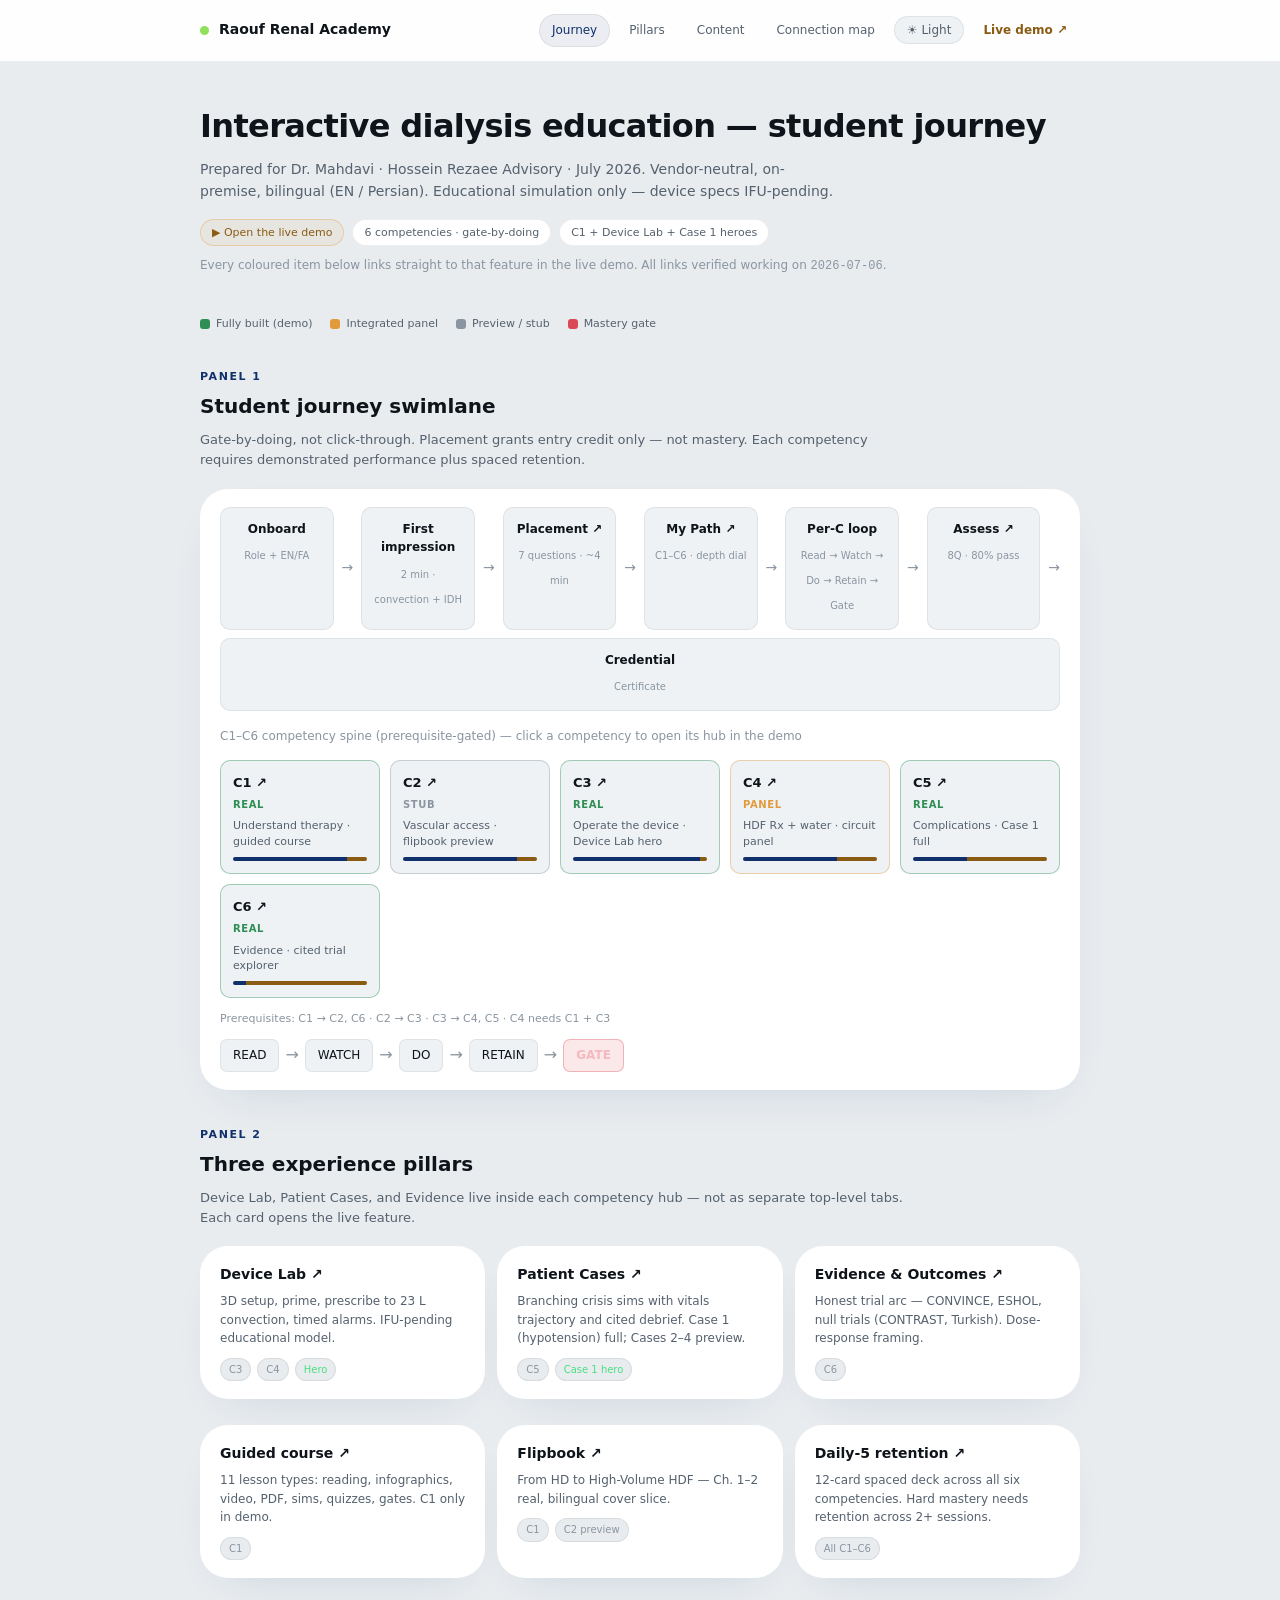
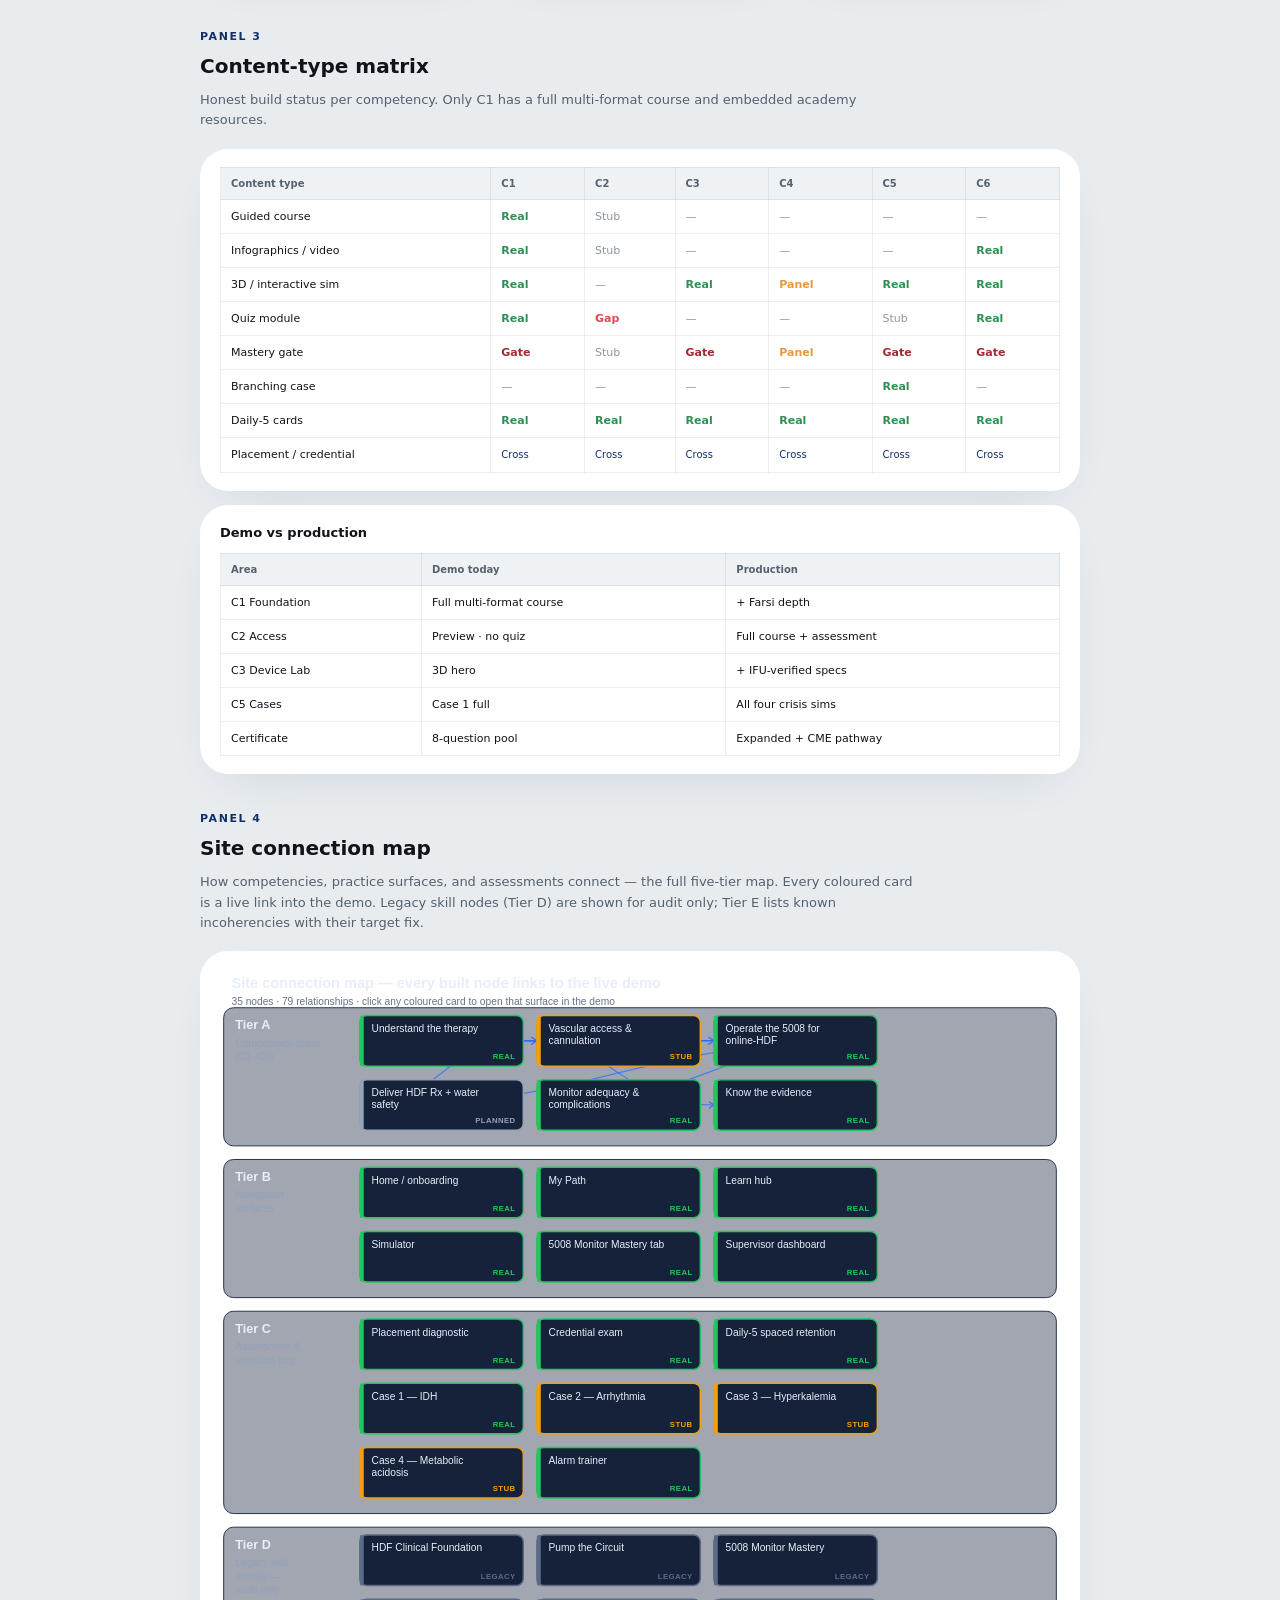
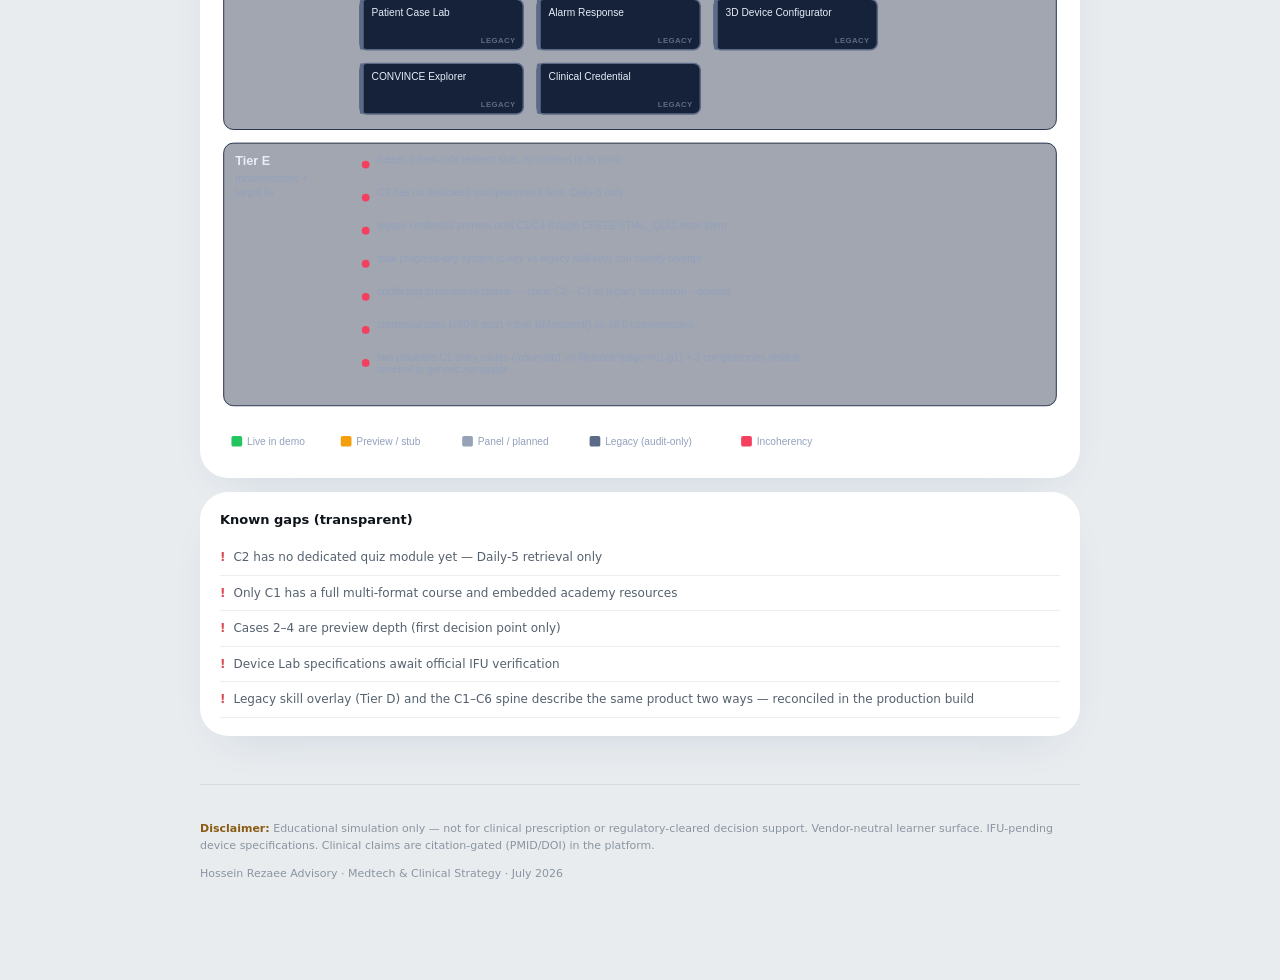
<file: index.html>
<!DOCTYPE html>
<html lang="en">
<head>
  <meta charset="utf-8" />
  <meta name="viewport" content="width=device-width, initial-scale=1" />
  <title>Student Journey — Dr. Sadat Dialysis Education</title>
  <meta name="description" content="Interactive dialysis HCP education — student journey, connection map, and live demo links. Vendor-neutral, on-premise, bilingual." />
  <link rel="stylesheet" href="styles.css" />
</head>
<body>
  <header class="site-header">
    <div class="wrap">
      <div class="brand"><span class="brand-dot"></span> Raouf Renal Academy</div>
      <nav class="site-nav" aria-label="Sections">
        <a href="#journey" class="active">Journey</a>
        <a href="#pillars">Pillars</a>
        <a href="#matrix">Content</a>
        <a href="#connection">Connection map</a>
        <button type="button" class="theme-toggle" id="theme-toggle" aria-label="Toggle light/dark theme">☀ Light</button>
        <a href="https://hrezaii95.github.io/dialysis-education-platform/" target="_blank" rel="noopener noreferrer" class="nav-demo">Live demo ↗</a>
      </nav>
    </div>
  </header>

  <main class="wrap">
    <div class="hero">
      <h1>Interactive dialysis education — student journey</h1>
      <p class="sub">Prepared for Dr. Mahdavi · Hossein Rezaee Advisory · July 2026. Vendor-neutral, on-premise, bilingual (EN / Persian). Educational simulation only — device specs IFU-pending.</p>
      <div class="hero-meta">
        <a class="pill pill-gold pill-link" href="https://hrezaii95.github.io/dialysis-education-platform/" target="_blank" rel="noopener noreferrer">▶ Open the live demo</a>
        <span class="pill">6 competencies · gate-by-doing</span>
        <span class="pill">C1 + Device Lab + Case 1 heroes</span>
      </div>
      <p class="hero-note">Every coloured item below links straight to that feature in the live demo. All links verified working on <span class="mono">2026-07-06</span>.</p>
    </div>

    <div class="legend" aria-label="Build status legend">
      <span><i class="swatch swatch-real"></i> Fully built (demo)</span>
      <span><i class="swatch swatch-panel"></i> Integrated panel</span>
      <span><i class="swatch swatch-stub"></i> Preview / stub</span>
      <span><i class="swatch swatch-gate"></i> Mastery gate</span>
    </div>

    <!-- Panel 1: Journey -->
    <section id="journey">
      <div class="section-label">Panel 1</div>
      <h2>Student journey swimlane</h2>
      <p class="section-lead">Gate-by-doing, not click-through. Placement grants entry credit only — not mastery. Each competency requires demonstrated performance plus spaced retention.</p>

      <div class="card">
        <div class="spine">
          <div class="spine-step"><strong>Onboard</strong><span>Role + EN/FA</span></div>
          <span class="spine-arrow">→</span>
          <div class="spine-step"><strong>First impression</strong><span>2 min · convection + IDH</span></div>
          <span class="spine-arrow">→</span>
          <a class="spine-step spine-link" href="https://hrezaii95.github.io/dialysis-education-platform/placement" target="_blank" rel="noopener noreferrer"><strong>Placement ↗</strong><span>7 questions · ~4 min</span></a>
          <span class="spine-arrow">→</span>
          <a class="spine-step spine-link" href="https://hrezaii95.github.io/dialysis-education-platform/my-path" target="_blank" rel="noopener noreferrer"><strong>My Path ↗</strong><span>C1–C6 · depth dial</span></a>
          <span class="spine-arrow">→</span>
          <div class="spine-step"><strong>Per-C loop</strong><span>Read → Watch → Do → Retain → Gate</span></div>
          <span class="spine-arrow">→</span>
          <a class="spine-step spine-link" href="https://hrezaii95.github.io/dialysis-education-platform/assessment" target="_blank" rel="noopener noreferrer"><strong>Assess ↗</strong><span>8Q · 80% pass</span></a>
          <span class="spine-arrow">→</span>
          <div class="spine-step"><strong>Credential</strong><span>Certificate</span></div>
        </div>

        <p style="font-size:12px;color:var(--faint);margin:16px 0 8px">C1–C6 competency spine (prerequisite-gated) — click a competency to open its hub in the demo</p>
        <div class="comp-grid">
          <a class="comp-card real comp-link" href="https://hrezaii95.github.io/dialysis-education-platform/learn/c1" target="_blank" rel="noopener noreferrer"><div class="comp-code">C1 ↗</div><div class="comp-status real">Real</div><div class="comp-title">Understand therapy · guided course</div><div class="kt-bar"><span class="kt-d" style="width:80%"></span><span class="kt-p" style="width:5%"></span><span class="kt-c" style="width:15%"></span></div></a>
          <a class="comp-card stub comp-link" href="https://hrezaii95.github.io/dialysis-education-platform/learn/c2" target="_blank" rel="noopener noreferrer"><div class="comp-code">C2 ↗</div><div class="comp-status stub">Stub</div><div class="comp-title">Vascular access · flipbook preview</div><div class="kt-bar"><span class="kt-d" style="width:30%"></span><span class="kt-p" style="width:55%"></span><span class="kt-c" style="width:15%"></span></div></a>
          <a class="comp-card real comp-link" href="https://hrezaii95.github.io/dialysis-education-platform/learn/c3" target="_blank" rel="noopener noreferrer"><div class="comp-code">C3 ↗</div><div class="comp-status real">Real</div><div class="comp-title">Operate the device · Device Lab hero</div><div class="kt-bar"><span class="kt-d" style="width:15%"></span><span class="kt-p" style="width:80%"></span><span class="kt-c" style="width:5%"></span></div></a>
          <a class="comp-card panel comp-link" href="https://hrezaii95.github.io/dialysis-education-platform/learn/c4" target="_blank" rel="noopener noreferrer"><div class="comp-code">C4 ↗</div><div class="comp-status panel">Panel</div><div class="comp-title">HDF Rx + water · circuit panel</div><div class="kt-bar"><span class="kt-d" style="width:35%"></span><span class="kt-p" style="width:35%"></span><span class="kt-c" style="width:30%"></span></div></a>
          <a class="comp-card real comp-link" href="https://hrezaii95.github.io/dialysis-education-platform/learn/c5" target="_blank" rel="noopener noreferrer"><div class="comp-code">C5 ↗</div><div class="comp-status real">Real</div><div class="comp-title">Complications · Case 1 full</div><div class="kt-bar"><span class="kt-d" style="width:15%"></span><span class="kt-p" style="width:25%"></span><span class="kt-c" style="width:60%"></span></div></a>
          <a class="comp-card real comp-link" href="https://hrezaii95.github.io/dialysis-education-platform/learn/c6" target="_blank" rel="noopener noreferrer"><div class="comp-code">C6 ↗</div><div class="comp-status real">Real</div><div class="comp-title">Evidence · cited trial explorer</div><div class="kt-bar"><span class="kt-d" style="width:10%"></span><span class="kt-p" style="width:0%"></span><span class="kt-c" style="width:90%"></span></div></a>
        </div>

        <p style="font-size:11px;color:var(--faint);margin-top:12px">Prerequisites: C1 → C2, C6 · C2 → C3 · C3 → C4, C5 · C4 needs C1 + C3</p>

        <div class="loop-row">
          <span class="loop-chip">READ</span><span style="color:var(--faint)">→</span>
          <span class="loop-chip">WATCH</span><span style="color:var(--faint)">→</span>
          <span class="loop-chip">DO</span><span style="color:var(--faint)">→</span>
          <span class="loop-chip">RETAIN</span><span style="color:var(--faint)">→</span>
          <span class="loop-chip gate">GATE</span>
        </div>
      </div>
    </section>

    <!-- Panel 2: Pillars -->
    <section id="pillars">
      <div class="section-label">Panel 2</div>
      <h2>Three experience pillars</h2>
      <p class="section-lead">Device Lab, Patient Cases, and Evidence live inside each competency hub — not as separate top-level tabs. Each card opens the live feature.</p>

      <div class="pillar-grid">
        <a class="card pillar-card pillar-link" href="https://hrezaii95.github.io/dialysis-education-platform/devices" target="_blank" rel="noopener noreferrer">
          <h3>Device Lab ↗</h3>
          <p>3D setup, prime, prescribe to 23 L convection, timed alarms. IFU-pending educational model.</p>
          <div class="pillar-tags"><span class="tag">C3</span><span class="tag">C4</span><span class="tag real" style="color:#4ade80">Hero</span></div>
        </a>
        <a class="card pillar-card pillar-link" href="https://hrezaii95.github.io/dialysis-education-platform/simulator?tab=cases" target="_blank" rel="noopener noreferrer">
          <h3>Patient Cases ↗</h3>
          <p>Branching crisis sims with vitals trajectory and cited debrief. Case 1 (hypotension) full; Cases 2–4 preview.</p>
          <div class="pillar-tags"><span class="tag">C5</span><span class="tag real" style="color:#4ade80">Case 1 hero</span></div>
        </a>
        <a class="card pillar-card pillar-link" href="https://hrezaii95.github.io/dialysis-education-platform/convince" target="_blank" rel="noopener noreferrer">
          <h3>Evidence &amp; Outcomes ↗</h3>
          <p>Honest trial arc — CONVINCE, ESHOL, null trials (CONTRAST, Turkish). Dose-response framing.</p>
          <div class="pillar-tags"><span class="tag">C6</span></div>
        </a>
        <a class="card pillar-card pillar-link" href="https://hrezaii95.github.io/dialysis-education-platform/course/c1" target="_blank" rel="noopener noreferrer">
          <h3>Guided course ↗</h3>
          <p>11 lesson types: reading, infographics, video, PDF, sims, quizzes, gates. C1 only in demo.</p>
          <div class="pillar-tags"><span class="tag">C1</span></div>
        </a>
        <a class="card pillar-card pillar-link" href="https://hrezaii95.github.io/dialysis-education-platform/flipbook" target="_blank" rel="noopener noreferrer">
          <h3>Flipbook ↗</h3>
          <p>From HD to High-Volume HDF — Ch. 1–2 real, bilingual cover slice.</p>
          <div class="pillar-tags"><span class="tag">C1</span><span class="tag">C2 preview</span></div>
        </a>
        <a class="card pillar-card pillar-link" href="https://hrezaii95.github.io/dialysis-education-platform/daily-5" target="_blank" rel="noopener noreferrer">
          <h3>Daily-5 retention ↗</h3>
          <p>12-card spaced deck across all six competencies. Hard mastery needs retention across 2+ sessions.</p>
          <div class="pillar-tags"><span class="tag">All C1–C6</span></div>
        </a>
      </div>
    </section>

    <!-- Panel 3: Matrix -->
    <section id="matrix">
      <div class="section-label">Panel 3</div>
      <h2>Content-type matrix</h2>
      <p class="section-lead">Honest build status per competency. Only C1 has a full multi-format course and embedded academy resources.</p>

      <div class="card" style="overflow-x:auto">
        <table class="data">
          <thead>
            <tr><th>Content type</th><th>C1</th><th>C2</th><th>C3</th><th>C4</th><th>C5</th><th>C6</th></tr>
          </thead>
          <tbody>
            <tr><td>Guided course</td><td class="cell-real">Real</td><td class="cell-stub">Stub</td><td class="cell-none">—</td><td class="cell-none">—</td><td class="cell-none">—</td><td class="cell-none">—</td></tr>
            <tr><td>Infographics / video</td><td class="cell-real">Real</td><td class="cell-stub">Stub</td><td class="cell-none">—</td><td class="cell-none">—</td><td class="cell-none">—</td><td class="cell-real">Real</td></tr>
            <tr><td>3D / interactive sim</td><td class="cell-real">Real</td><td class="cell-none">—</td><td class="cell-real">Real</td><td class="cell-panel">Panel</td><td class="cell-real">Real</td><td class="cell-real">Real</td></tr>
            <tr><td>Quiz module</td><td class="cell-real">Real</td><td class="cell-gap">Gap</td><td class="cell-none">—</td><td class="cell-none">—</td><td class="cell-stub">Stub</td><td class="cell-real">Real</td></tr>
            <tr><td>Mastery gate</td><td class="cell-gate">Gate</td><td class="cell-stub">Stub</td><td class="cell-gate">Gate</td><td class="cell-panel">Panel</td><td class="cell-gate">Gate</td><td class="cell-gate">Gate</td></tr>
            <tr><td>Branching case</td><td class="cell-none">—</td><td class="cell-none">—</td><td class="cell-none">—</td><td class="cell-none">—</td><td class="cell-real">Real</td><td class="cell-none">—</td></tr>
            <tr><td>Daily-5 cards</td><td class="cell-real">Real</td><td class="cell-real">Real</td><td class="cell-real">Real</td><td class="cell-real">Real</td><td class="cell-real">Real</td><td class="cell-real">Real</td></tr>
            <tr><td>Placement / credential</td><td class="cell-cross">Cross</td><td class="cell-cross">Cross</td><td class="cell-cross">Cross</td><td class="cell-cross">Cross</td><td class="cell-cross">Cross</td><td class="cell-cross">Cross</td></tr>
          </tbody>
        </table>
      </div>

      <div class="card" style="margin-top:14px">
        <h3 style="font-size:13px;margin:0 0 10px">Demo vs production</h3>
        <table class="data">
          <thead><tr><th>Area</th><th>Demo today</th><th>Production</th></tr></thead>
          <tbody>
            <tr><td>C1 Foundation</td><td>Full multi-format course</td><td>+ Farsi depth</td></tr>
            <tr><td>C2 Access</td><td>Preview · no quiz</td><td>Full course + assessment</td></tr>
            <tr><td>C3 Device Lab</td><td>3D hero</td><td>+ IFU-verified specs</td></tr>
            <tr><td>C5 Cases</td><td>Case 1 full</td><td>All four crisis sims</td></tr>
            <tr><td>Certificate</td><td>8-question pool</td><td>Expanded + CME pathway</td></tr>
          </tbody>
        </table>
      </div>
    </section>

    <!-- Panel 4: Connection map -->
    <section id="connection">
      <div class="section-label">Panel 4</div>
      <h2>Site connection map</h2>
      <p class="section-lead">How competencies, practice surfaces, and assessments connect — the full five-tier map. Every coloured card is a live link into the demo. Legacy skill nodes (Tier D) are shown for audit only; Tier E lists known incoherencies with their target fix.</p>

      <div class="card conn-svg-card">
        <svg xmlns="http://www.w3.org/2000/svg" viewBox="0 0 880 1134" width="100%" role="img" aria-labelledby="cm-title cm-desc" font-family="Inter, -apple-system, Segoe UI, Roboto, sans-serif">
<title id="cm-title">Dr. Sadat platform connection map</title>
<desc id="cm-desc">Five tiers: A competency spine C1 to C6, B navigation surfaces, C assessment and retention loop, D legacy skill overlay for audit only, E incoherencies with target fixes. Every implemented node links to its live demo route. 35 nodes, 79 edges.</desc>
<defs><marker id="ah" viewBox="0 0 10 10" refX="8" refY="5" markerWidth="6" markerHeight="6" orient="auto-start-reverse"><path d="M2 1L8 5L2 9" fill="none" stroke="#2b6cff" stroke-width="1.4" stroke-linecap="round" stroke-linejoin="round"/></marker></defs>
<text x="20" y="26" font-size="15" font-weight="700" fill="#e7eef9">Site connection map — every built node links to the live demo</text>
<text x="20" y="43" font-size="10.5" fill="#64718c">35 nodes · 79 relationships · click any coloured card to open that surface in the demo</text>
<rect x="12" y="46" width="856" height="142" rx="10" fill="#16223a" fill-opacity="0.4" stroke="#26324c" stroke-width="1"/>
<text x="24" y="68" font-size="13" font-weight="700" fill="#e7eef9">Tier A</text>
<text x="24" y="86" font-size="10.5" fill="#93a1bd">Competency spine</text>
<text x="24" y="100" font-size="10.5" fill="#93a1bd">(C1–C6)</text>
<rect x="12" y="202" width="856" height="142" rx="10" fill="#16223a" fill-opacity="0.4" stroke="#26324c" stroke-width="1"/>
<text x="24" y="224" font-size="13" font-weight="700" fill="#e7eef9">Tier B</text>
<text x="24" y="242" font-size="10.5" fill="#93a1bd">Navigation</text>
<text x="24" y="256" font-size="10.5" fill="#93a1bd">surfaces</text>
<rect x="12" y="358" width="856" height="208" rx="10" fill="#16223a" fill-opacity="0.4" stroke="#26324c" stroke-width="1"/>
<text x="24" y="380" font-size="13" font-weight="700" fill="#e7eef9">Tier C</text>
<text x="24" y="398" font-size="10.5" fill="#93a1bd">Assessment &amp;</text>
<text x="24" y="412" font-size="10.5" fill="#93a1bd">retention loop</text>
<rect x="12" y="580" width="856" height="208" rx="10" fill="#16223a" fill-opacity="0.4" stroke="#26324c" stroke-width="1"/>
<text x="24" y="602" font-size="13" font-weight="700" fill="#e7eef9">Tier D</text>
<text x="24" y="620" font-size="10.5" fill="#93a1bd">Legacy skill</text>
<text x="24" y="634" font-size="10.5" fill="#93a1bd">overlay —</text>
<text x="24" y="648" font-size="10.5" fill="#93a1bd">audit-only</text>
<rect x="12" y="802" width="856" height="270" rx="10" fill="#16223a" fill-opacity="0.4" stroke="#26324c" stroke-width="1"/>
<text x="24" y="824" font-size="13" font-weight="700" fill="#e7eef9">Tier E</text>
<text x="24" y="842" font-size="10.5" fill="#93a1bd">Incoherencies +</text>
<text x="24" y="856" font-size="10.5" fill="#93a1bd">target fix</text>
<line x1="320" y1="80" x2="334" y2="80" stroke="#2b6cff" stroke-width="1.5" marker-end="url(#ah)"/>
<path d="M320 80 C 418 80, 418 146, 516 146" fill="none" stroke="#2b6cff" stroke-width="1.3" stroke-opacity="0.7" marker-end="url(#ah)"/>
<line x1="502" y1="80" x2="516" y2="80" stroke="#2b6cff" stroke-width="1.5" marker-end="url(#ah)"/>
<path d="M320 80 C 236 80, 236 146, 152 146" fill="none" stroke="#2b6cff" stroke-width="1.3" stroke-opacity="0.7" marker-end="url(#ah)"/>
<path d="M684 80 C 418 80, 418 146, 152 146" fill="none" stroke="#2b6cff" stroke-width="1.3" stroke-opacity="0.7" marker-end="url(#ah)"/>
<path d="M684 80 C 509 80, 509 146, 334 146" fill="none" stroke="#2b6cff" stroke-width="1.3" stroke-opacity="0.7" marker-end="url(#ah)"/>
<a href="https://hrezaii95.github.io/dialysis-education-platform/course/c1" target="_blank" rel="noopener noreferrer"><title>Open live demo: Understand the therapy</title><rect x="152" y="54" width="168" height="52" rx="7" fill="#16223a" stroke="#22c55e" stroke-width="1.5"/><rect x="152" y="54" width="4" height="52" rx="2" fill="#22c55e"/><text x="164" y="71" font-size="10.5" fill="#e7eef9">Understand the therapy</text><text x="312" y="99" text-anchor="end" font-size="8" font-weight="700" fill="#22c55e" letter-spacing="0.4">REAL</text></a>
<a href="https://hrezaii95.github.io/dialysis-education-platform/flipbook?page=m4-p1" target="_blank" rel="noopener noreferrer"><title>Open live demo: Vascular access &amp; cannulation</title><rect x="334" y="54" width="168" height="52" rx="7" fill="#16223a" stroke="#f59e0b" stroke-width="1.5"/><rect x="334" y="54" width="4" height="52" rx="2" fill="#f59e0b"/><text x="346" y="71" font-size="10.5" fill="#e7eef9">Vascular access &amp;</text><text x="346" y="83.5" font-size="10.5" fill="#e7eef9">cannulation</text><text x="494" y="99" text-anchor="end" font-size="8" font-weight="700" fill="#f59e0b" letter-spacing="0.4">STUB</text></a>
<a href="https://hrezaii95.github.io/dialysis-education-platform/devices" target="_blank" rel="noopener noreferrer"><title>Open live demo: Operate the 5008 for online-HDF</title><rect x="516" y="54" width="168" height="52" rx="7" fill="#16223a" stroke="#22c55e" stroke-width="1.5"/><rect x="516" y="54" width="4" height="52" rx="2" fill="#22c55e"/><text x="528" y="71" font-size="10.5" fill="#e7eef9">Operate the 5008 for</text><text x="528" y="83.5" font-size="10.5" fill="#e7eef9">online-HDF</text><text x="676" y="99" text-anchor="end" font-size="8" font-weight="700" fill="#22c55e" letter-spacing="0.4">REAL</text></a>
<a href="https://hrezaii95.github.io/dialysis-education-platform/simulator?tab=circuit" target="_blank" rel="noopener noreferrer"><title>Open live demo: Deliver HDF Rx + water safety</title><rect x="152" y="120" width="168" height="52" rx="7" fill="#16223a" stroke="#94a3b8" stroke-width="1.5"/><rect x="152" y="120" width="4" height="52" rx="2" fill="#94a3b8"/><text x="164" y="137" font-size="10.5" fill="#e7eef9">Deliver HDF Rx + water</text><text x="164" y="149.5" font-size="10.5" fill="#e7eef9">safety</text><text x="312" y="165" text-anchor="end" font-size="8" font-weight="700" fill="#94a3b8" letter-spacing="0.4">PLANNED</text></a>
<a href="https://hrezaii95.github.io/dialysis-education-platform/simulator?tab=cases" target="_blank" rel="noopener noreferrer"><title>Open live demo: Monitor adequacy &amp; complications</title><rect x="334" y="120" width="168" height="52" rx="7" fill="#16223a" stroke="#22c55e" stroke-width="1.5"/><rect x="334" y="120" width="4" height="52" rx="2" fill="#22c55e"/><text x="346" y="137" font-size="10.5" fill="#e7eef9">Monitor adequacy &amp;</text><text x="346" y="149.5" font-size="10.5" fill="#e7eef9">complications</text><text x="494" y="165" text-anchor="end" font-size="8" font-weight="700" fill="#22c55e" letter-spacing="0.4">REAL</text></a>
<a href="https://hrezaii95.github.io/dialysis-education-platform/convince" target="_blank" rel="noopener noreferrer"><title>Open live demo: Know the evidence</title><rect x="516" y="120" width="168" height="52" rx="7" fill="#16223a" stroke="#22c55e" stroke-width="1.5"/><rect x="516" y="120" width="4" height="52" rx="2" fill="#22c55e"/><text x="528" y="137" font-size="10.5" fill="#e7eef9">Know the evidence</text><text x="676" y="165" text-anchor="end" font-size="8" font-weight="700" fill="#22c55e" letter-spacing="0.4">REAL</text></a>
<a href="https://hrezaii95.github.io/dialysis-education-platform/" target="_blank" rel="noopener noreferrer"><title>Open live demo: Home / onboarding</title><rect x="152" y="210" width="168" height="52" rx="7" fill="#16223a" stroke="#22c55e" stroke-width="1.5"/><rect x="152" y="210" width="4" height="52" rx="2" fill="#22c55e"/><text x="164" y="227" font-size="10.5" fill="#e7eef9">Home / onboarding</text><text x="312" y="255" text-anchor="end" font-size="8" font-weight="700" fill="#22c55e" letter-spacing="0.4">REAL</text></a>
<a href="https://hrezaii95.github.io/dialysis-education-platform/my-path" target="_blank" rel="noopener noreferrer"><title>Open live demo: My Path (competency spine)</title><rect x="334" y="210" width="168" height="52" rx="7" fill="#16223a" stroke="#22c55e" stroke-width="1.5"/><rect x="334" y="210" width="4" height="52" rx="2" fill="#22c55e"/><text x="346" y="227" font-size="10.5" fill="#e7eef9">My Path</text><text x="494" y="255" text-anchor="end" font-size="8" font-weight="700" fill="#22c55e" letter-spacing="0.4">REAL</text></a>
<a href="https://hrezaii95.github.io/dialysis-education-platform/learn/c1" target="_blank" rel="noopener noreferrer"><title>Open live demo: Learn hub (per-competency detail, /learn/c1…c6)</title><rect x="516" y="210" width="168" height="52" rx="7" fill="#16223a" stroke="#22c55e" stroke-width="1.5"/><rect x="516" y="210" width="4" height="52" rx="2" fill="#22c55e"/><text x="528" y="227" font-size="10.5" fill="#e7eef9">Learn hub</text><text x="676" y="255" text-anchor="end" font-size="8" font-weight="700" fill="#22c55e" letter-spacing="0.4">REAL</text></a>
<a href="https://hrezaii95.github.io/dialysis-education-platform/simulator" target="_blank" rel="noopener noreferrer"><title>Open live demo: Simulator (default / no tab — generic practice CTA)</title><rect x="152" y="276" width="168" height="52" rx="7" fill="#16223a" stroke="#22c55e" stroke-width="1.5"/><rect x="152" y="276" width="4" height="52" rx="2" fill="#22c55e"/><text x="164" y="293" font-size="10.5" fill="#e7eef9">Simulator</text><text x="312" y="321" text-anchor="end" font-size="8" font-weight="700" fill="#22c55e" letter-spacing="0.4">REAL</text></a>
<a href="https://hrezaii95.github.io/dialysis-education-platform/simulator?tab=monitor" target="_blank" rel="noopener noreferrer"><title>Open live demo: 5008 Monitor Mastery tab</title><rect x="334" y="276" width="168" height="52" rx="7" fill="#16223a" stroke="#22c55e" stroke-width="1.5"/><rect x="334" y="276" width="4" height="52" rx="2" fill="#22c55e"/><text x="346" y="293" font-size="10.5" fill="#e7eef9">5008 Monitor Mastery tab</text><text x="494" y="321" text-anchor="end" font-size="8" font-weight="700" fill="#22c55e" letter-spacing="0.4">REAL</text></a>
<a href="https://hrezaii95.github.io/dialysis-education-platform/admin" target="_blank" rel="noopener noreferrer"><title>Open live demo: Supervisor dashboard</title><rect x="516" y="276" width="168" height="52" rx="7" fill="#16223a" stroke="#22c55e" stroke-width="1.5"/><rect x="516" y="276" width="4" height="52" rx="2" fill="#22c55e"/><text x="528" y="293" font-size="10.5" fill="#e7eef9">Supervisor dashboard</text><text x="676" y="321" text-anchor="end" font-size="8" font-weight="700" fill="#22c55e" letter-spacing="0.4">REAL</text></a>
<a href="https://hrezaii95.github.io/dialysis-education-platform/placement" target="_blank" rel="noopener noreferrer"><title>Open live demo: Placement diagnostic (7Q)</title><rect x="152" y="366" width="168" height="52" rx="7" fill="#16223a" stroke="#22c55e" stroke-width="1.5"/><rect x="152" y="366" width="4" height="52" rx="2" fill="#22c55e"/><text x="164" y="383" font-size="10.5" fill="#e7eef9">Placement diagnostic</text><text x="312" y="411" text-anchor="end" font-size="8" font-weight="700" fill="#22c55e" letter-spacing="0.4">REAL</text></a>
<a href="https://hrezaii95.github.io/dialysis-education-platform/assessment" target="_blank" rel="noopener noreferrer"><title>Open live demo: Credential exam (8Q, ≥80% → certificate)</title><rect x="334" y="366" width="168" height="52" rx="7" fill="#16223a" stroke="#22c55e" stroke-width="1.5"/><rect x="334" y="366" width="4" height="52" rx="2" fill="#22c55e"/><text x="346" y="383" font-size="10.5" fill="#e7eef9">Credential exam</text><text x="494" y="411" text-anchor="end" font-size="8" font-weight="700" fill="#22c55e" letter-spacing="0.4">REAL</text></a>
<a href="https://hrezaii95.github.io/dialysis-education-platform/daily-5" target="_blank" rel="noopener noreferrer"><title>Open live demo: Daily-5 spaced retention (12 cards, all 6 competencies)</title><rect x="516" y="366" width="168" height="52" rx="7" fill="#16223a" stroke="#22c55e" stroke-width="1.5"/><rect x="516" y="366" width="4" height="52" rx="2" fill="#22c55e"/><text x="528" y="383" font-size="10.5" fill="#e7eef9">Daily-5 spaced retention</text><text x="676" y="411" text-anchor="end" font-size="8" font-weight="700" fill="#22c55e" letter-spacing="0.4">REAL</text></a>
<a href="https://hrezaii95.github.io/dialysis-education-platform/simulator?tab=cases" target="_blank" rel="noopener noreferrer"><title>Open live demo: Case 1 — IDH (full branching, DP1–DP3)</title><rect x="152" y="432" width="168" height="52" rx="7" fill="#16223a" stroke="#22c55e" stroke-width="1.5"/><rect x="152" y="432" width="4" height="52" rx="2" fill="#22c55e"/><text x="164" y="449" font-size="10.5" fill="#e7eef9">Case 1 — IDH</text><text x="312" y="477" text-anchor="end" font-size="8" font-weight="700" fill="#22c55e" letter-spacing="0.4">REAL</text></a>
<a href="https://hrezaii95.github.io/dialysis-education-platform/simulator?tab=cases" target="_blank" rel="noopener noreferrer"><title>Open live demo: Case 2 — Arrhythmia (stub, DP1 only)</title><rect x="334" y="432" width="168" height="52" rx="7" fill="#16223a" stroke="#f59e0b" stroke-width="1.5"/><rect x="334" y="432" width="4" height="52" rx="2" fill="#f59e0b"/><text x="346" y="449" font-size="10.5" fill="#e7eef9">Case 2 — Arrhythmia</text><text x="494" y="477" text-anchor="end" font-size="8" font-weight="700" fill="#f59e0b" letter-spacing="0.4">STUB</text></a>
<a href="https://hrezaii95.github.io/dialysis-education-platform/simulator?tab=cases" target="_blank" rel="noopener noreferrer"><title>Open live demo: Case 3 — Hyperkalemia (stub, DP1 only)</title><rect x="516" y="432" width="168" height="52" rx="7" fill="#16223a" stroke="#f59e0b" stroke-width="1.5"/><rect x="516" y="432" width="4" height="52" rx="2" fill="#f59e0b"/><text x="528" y="449" font-size="10.5" fill="#e7eef9">Case 3 — Hyperkalemia</text><text x="676" y="477" text-anchor="end" font-size="8" font-weight="700" fill="#f59e0b" letter-spacing="0.4">STUB</text></a>
<a href="https://hrezaii95.github.io/dialysis-education-platform/simulator?tab=cases" target="_blank" rel="noopener noreferrer"><title>Open live demo: Case 4 — Metabolic acidosis (stub, DP1 only)</title><rect x="152" y="498" width="168" height="52" rx="7" fill="#16223a" stroke="#f59e0b" stroke-width="1.5"/><rect x="152" y="498" width="4" height="52" rx="2" fill="#f59e0b"/><text x="164" y="515" font-size="10.5" fill="#e7eef9">Case 4 — Metabolic</text><text x="164" y="527.5" font-size="10.5" fill="#e7eef9">acidosis</text><text x="312" y="543" text-anchor="end" font-size="8" font-weight="700" fill="#f59e0b" letter-spacing="0.4">STUB</text></a>
<a href="https://hrezaii95.github.io/dialysis-education-platform/alarms" target="_blank" rel="noopener noreferrer"><title>Open live demo: Alarm trainer (8 critical alarms, audio + checklist)</title><rect x="334" y="498" width="168" height="52" rx="7" fill="#16223a" stroke="#22c55e" stroke-width="1.5"/><rect x="334" y="498" width="4" height="52" rx="2" fill="#22c55e"/><text x="346" y="515" font-size="10.5" fill="#e7eef9">Alarm trainer</text><text x="494" y="543" text-anchor="end" font-size="8" font-weight="700" fill="#22c55e" letter-spacing="0.4">REAL</text></a>
<a href="https://hrezaii95.github.io/dialysis-education-platform/flipbook?page=m1-p1" target="_blank" rel="noopener noreferrer"><title>Open live demo: HDF Clinical Foundation (legacy skill)</title><rect x="152" y="588" width="168" height="52" rx="7" fill="#16223a" stroke="#5b6a86" stroke-width="1.5"/><rect x="152" y="588" width="4" height="52" rx="2" fill="#5b6a86"/><text x="164" y="605" font-size="10.5" fill="#e7eef9">HDF Clinical Foundation</text><text x="312" y="633" text-anchor="end" font-size="8" font-weight="700" fill="#5b6a86" letter-spacing="0.4">LEGACY</text></a>
<a href="https://hrezaii95.github.io/dialysis-education-platform/simulator?tab=circuit" target="_blank" rel="noopener noreferrer"><title>Open live demo: Pump the Circuit (legacy skill)</title><rect x="334" y="588" width="168" height="52" rx="7" fill="#16223a" stroke="#5b6a86" stroke-width="1.5"/><rect x="334" y="588" width="4" height="52" rx="2" fill="#5b6a86"/><text x="346" y="605" font-size="10.5" fill="#e7eef9">Pump the Circuit</text><text x="494" y="633" text-anchor="end" font-size="8" font-weight="700" fill="#5b6a86" letter-spacing="0.4">LEGACY</text></a>
<a href="https://hrezaii95.github.io/dialysis-education-platform/simulator?tab=monitor" target="_blank" rel="noopener noreferrer"><title>Open live demo: 5008 Monitor Mastery (legacy skill)</title><rect x="516" y="588" width="168" height="52" rx="7" fill="#16223a" stroke="#5b6a86" stroke-width="1.5"/><rect x="516" y="588" width="4" height="52" rx="2" fill="#5b6a86"/><text x="528" y="605" font-size="10.5" fill="#e7eef9">5008 Monitor Mastery</text><text x="676" y="633" text-anchor="end" font-size="8" font-weight="700" fill="#5b6a86" letter-spacing="0.4">LEGACY</text></a>
<a href="https://hrezaii95.github.io/dialysis-education-platform/simulator?tab=cases" target="_blank" rel="noopener noreferrer"><title>Open live demo: Patient Case Lab (legacy skill)</title><rect x="152" y="654" width="168" height="52" rx="7" fill="#16223a" stroke="#5b6a86" stroke-width="1.5"/><rect x="152" y="654" width="4" height="52" rx="2" fill="#5b6a86"/><text x="164" y="671" font-size="10.5" fill="#e7eef9">Patient Case Lab</text><text x="312" y="699" text-anchor="end" font-size="8" font-weight="700" fill="#5b6a86" letter-spacing="0.4">LEGACY</text></a>
<a href="https://hrezaii95.github.io/dialysis-education-platform/alarms" target="_blank" rel="noopener noreferrer"><title>Open live demo: Alarm Response (legacy skill)</title><rect x="334" y="654" width="168" height="52" rx="7" fill="#16223a" stroke="#5b6a86" stroke-width="1.5"/><rect x="334" y="654" width="4" height="52" rx="2" fill="#5b6a86"/><text x="346" y="671" font-size="10.5" fill="#e7eef9">Alarm Response</text><text x="494" y="699" text-anchor="end" font-size="8" font-weight="700" fill="#5b6a86" letter-spacing="0.4">LEGACY</text></a>
<a href="https://hrezaii95.github.io/dialysis-education-platform/devices" target="_blank" rel="noopener noreferrer"><title>Open live demo: 3D Device Configurator (legacy skill)</title><rect x="516" y="654" width="168" height="52" rx="7" fill="#16223a" stroke="#5b6a86" stroke-width="1.5"/><rect x="516" y="654" width="4" height="52" rx="2" fill="#5b6a86"/><text x="528" y="671" font-size="10.5" fill="#e7eef9">3D Device Configurator</text><text x="676" y="699" text-anchor="end" font-size="8" font-weight="700" fill="#5b6a86" letter-spacing="0.4">LEGACY</text></a>
<a href="https://hrezaii95.github.io/dialysis-education-platform/convince" target="_blank" rel="noopener noreferrer"><title>Open live demo: CONVINCE Explorer (legacy skill)</title><rect x="152" y="720" width="168" height="52" rx="7" fill="#16223a" stroke="#5b6a86" stroke-width="1.5"/><rect x="152" y="720" width="4" height="52" rx="2" fill="#5b6a86"/><text x="164" y="737" font-size="10.5" fill="#e7eef9">CONVINCE Explorer</text><text x="312" y="765" text-anchor="end" font-size="8" font-weight="700" fill="#5b6a86" letter-spacing="0.4">LEGACY</text></a>
<a href="https://hrezaii95.github.io/dialysis-education-platform/assessment" target="_blank" rel="noopener noreferrer"><title>Open live demo: Clinical Credential (legacy skill node)</title><rect x="334" y="720" width="168" height="52" rx="7" fill="#16223a" stroke="#5b6a86" stroke-width="1.5"/><rect x="334" y="720" width="4" height="52" rx="2" fill="#5b6a86"/><text x="346" y="737" font-size="10.5" fill="#e7eef9">Clinical Credential</text><text x="494" y="765" text-anchor="end" font-size="8" font-weight="700" fill="#5b6a86" letter-spacing="0.4">LEGACY</text></a>
<circle cx="158" cy="824" r="4" fill="#f43f5e"/>
<text x="170" y="822" font-size="10.5" fill="#93a1bd">/cases (client-side redirect stub, no content of its own)</text>
<circle cx="158" cy="858" r="4" fill="#f43f5e"/>
<text x="170" y="856" font-size="10.5" fill="#93a1bd">C2 has no dedicated quiz/placement item, Daily-5 only</text>
<circle cx="158" cy="892" r="4" fill="#f43f5e"/>
<text x="170" y="890" font-size="10.5" fill="#93a1bd">legacy credential prereqs omit C1/C4 though CREDENTIAL_QUIZ tests them</text>
<circle cx="158" cy="926" r="4" fill="#f43f5e"/>
<text x="170" y="924" font-size="10.5" fill="#93a1bd">dual progress-key system (c-key vs legacy skill-key) can silently diverge</text>
<circle cx="158" cy="960" r="4" fill="#f43f5e"/>
<text x="170" y="958" font-size="10.5" fill="#93a1bd">conflicting prerequisite chains — spine C2→C3 vs legacy foundation→devices</text>
<circle cx="158" cy="994" r="4" fill="#f43f5e"/>
<text x="170" y="992" font-size="10.5" fill="#93a1bd">credential pass (≥80% quiz) ≠ true isMastered() on all 6 competencies</text>
<circle cx="158" cy="1028" r="4" fill="#f43f5e"/>
<text x="170" y="1026" font-size="10.5" fill="#93a1bd">two plausible C1 entry routes (/course/c1 vs /flipbook?page=m1-p1) + 3 competencies default</text>
<text x="170" y="1038" font-size="10.5" fill="#93a1bd">simHref to generic /simulator</text>
<rect x="20" y="1103" width="11" height="11" rx="2" fill="#22c55e"/><text x="36" y="1112" font-size="10.5" fill="#93a1bd">Live in demo</text><rect x="132.4" y="1103" width="11" height="11" rx="2" fill="#f59e0b"/><text x="148.4" y="1112" font-size="10.5" fill="#93a1bd">Preview / stub</text><rect x="257.2" y="1103" width="11" height="11" rx="2" fill="#94a3b8"/><text x="273.2" y="1112" font-size="10.5" fill="#93a1bd">Panel / planned</text><rect x="388.2" y="1103" width="11" height="11" rx="2" fill="#5b6a86"/><text x="404.2" y="1112" font-size="10.5" fill="#93a1bd">Legacy (audit-only)</text><rect x="544" y="1103" width="11" height="11" rx="2" fill="#f43f5e"/><text x="560" y="1112" font-size="10.5" fill="#93a1bd">Incoherency</text>
</svg>
      </div>

      <div class="card" style="margin-top:14px">
        <h3 style="font-size:13px;margin:0 0 10px">Known gaps (transparent)</h3>
        <ul class="gap-list">
          <li>C2 has no dedicated quiz module yet — Daily-5 retrieval only</li>
          <li>Only C1 has a full multi-format course and embedded academy resources</li>
          <li>Cases 2–4 are preview depth (first decision point only)</li>
          <li>Device Lab specifications await official IFU verification</li>
          <li>Legacy skill overlay (Tier D) and the C1–C6 spine describe the same product two ways — reconciled in the production build</li>
        </ul>
      </div>
    </section>

    <footer class="site-footer">
      <p><strong>Disclaimer:</strong> Educational simulation only — not for clinical prescription or regulatory-cleared decision support. Vendor-neutral learner surface. IFU-pending device specifications. Clinical claims are citation-gated (PMID/DOI) in the platform.</p>
      <p style="margin-top:8px">Hossein Rezaee Advisory · Medtech &amp; Clinical Strategy · July 2026</p>
    </footer>
  </main>

  <script>
    (function () {
      const root = document.documentElement;
      const btn = document.getElementById('theme-toggle');
      const saved = localStorage.getItem('journey-theme');
      const apply = (theme) => {
        const isLight = theme === 'light';
        root.classList.toggle('light', isLight);
        root.setAttribute('data-theme', theme);
        if (btn) btn.textContent = isLight ? '☾ Dark' : '☀ Light';
        try { localStorage.setItem('journey-theme', theme); } catch (_) {}
      };
      apply(saved === 'light' ? 'light' : 'dark');
      btn?.addEventListener('click', () => apply(root.classList.contains('light') ? 'dark' : 'light'));
    })();
    document.querySelectorAll('.site-nav a[href^="#"]').forEach((a) => {
      a.addEventListener('click', () => {
        document.querySelectorAll('.site-nav a').forEach((x) => x.classList.remove('active'));
        a.classList.add('active');
      });
    });
  </script>
</body>
</html>
</file>
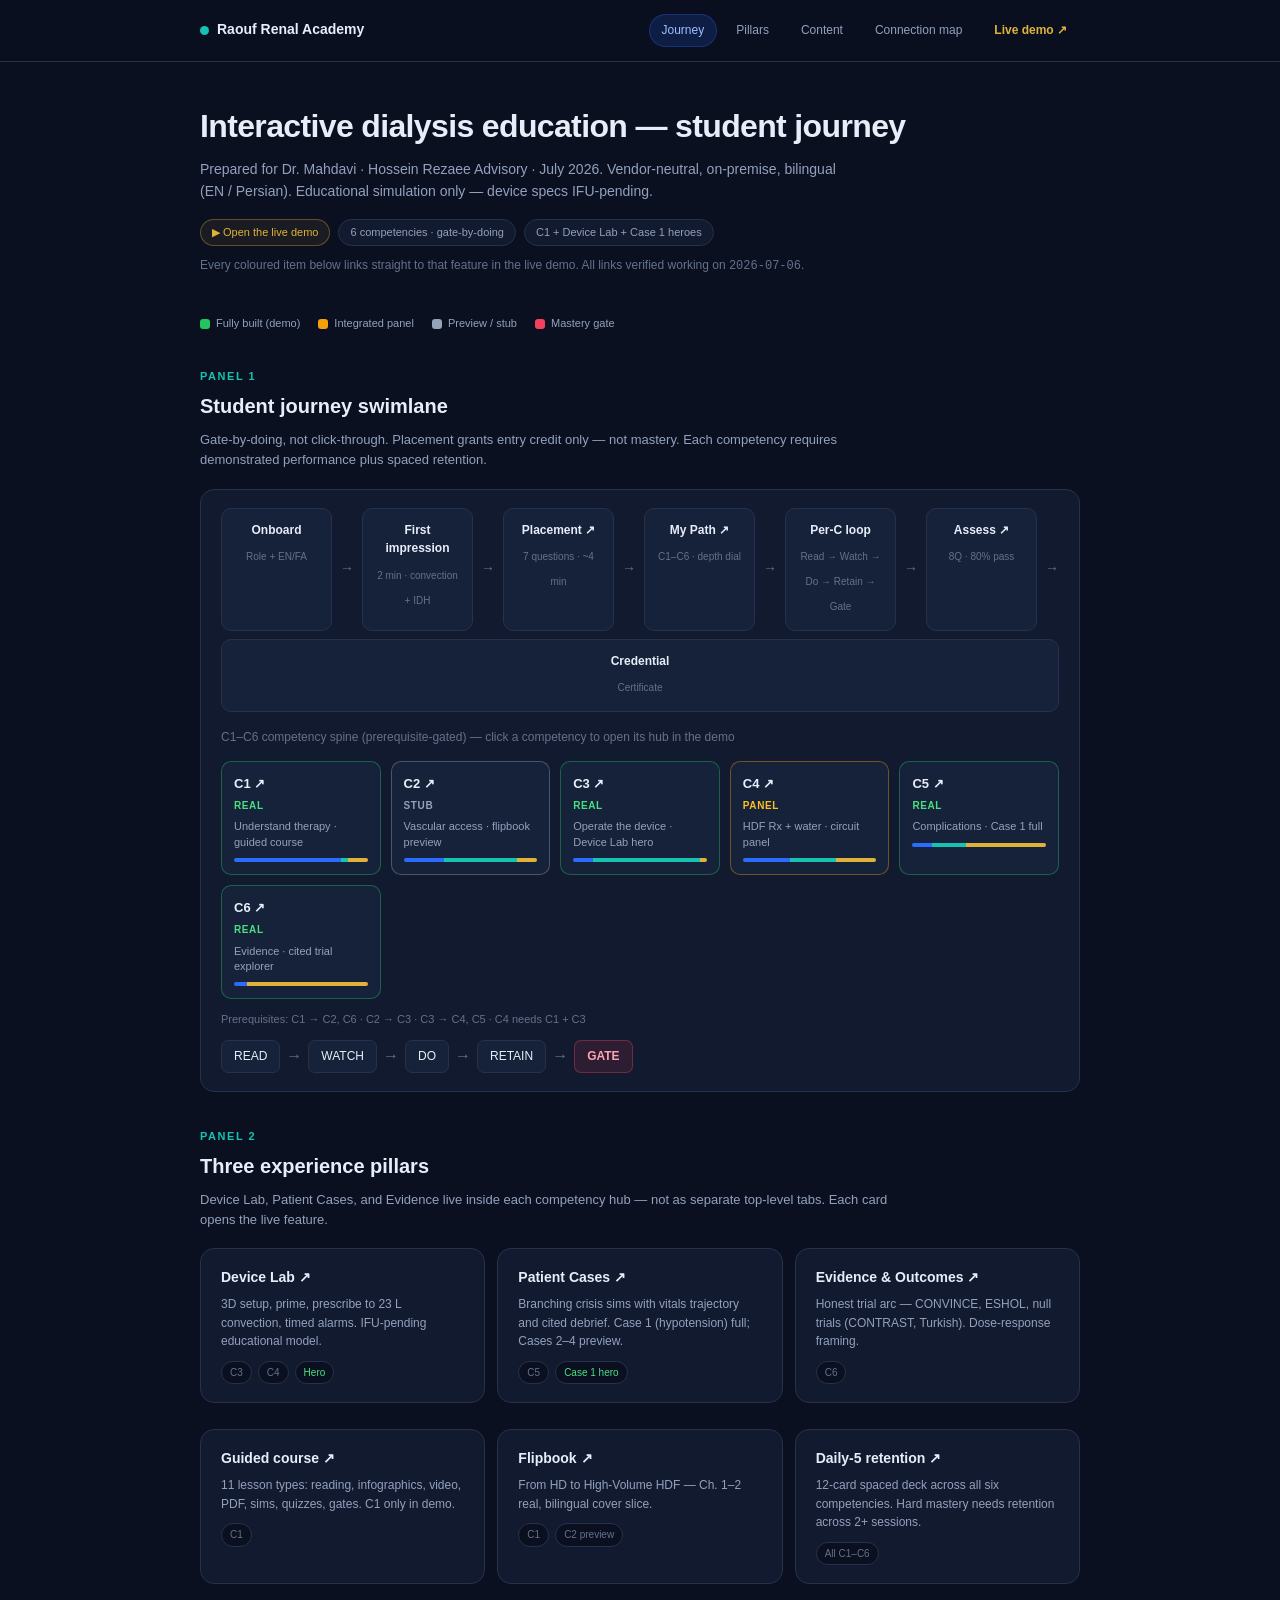
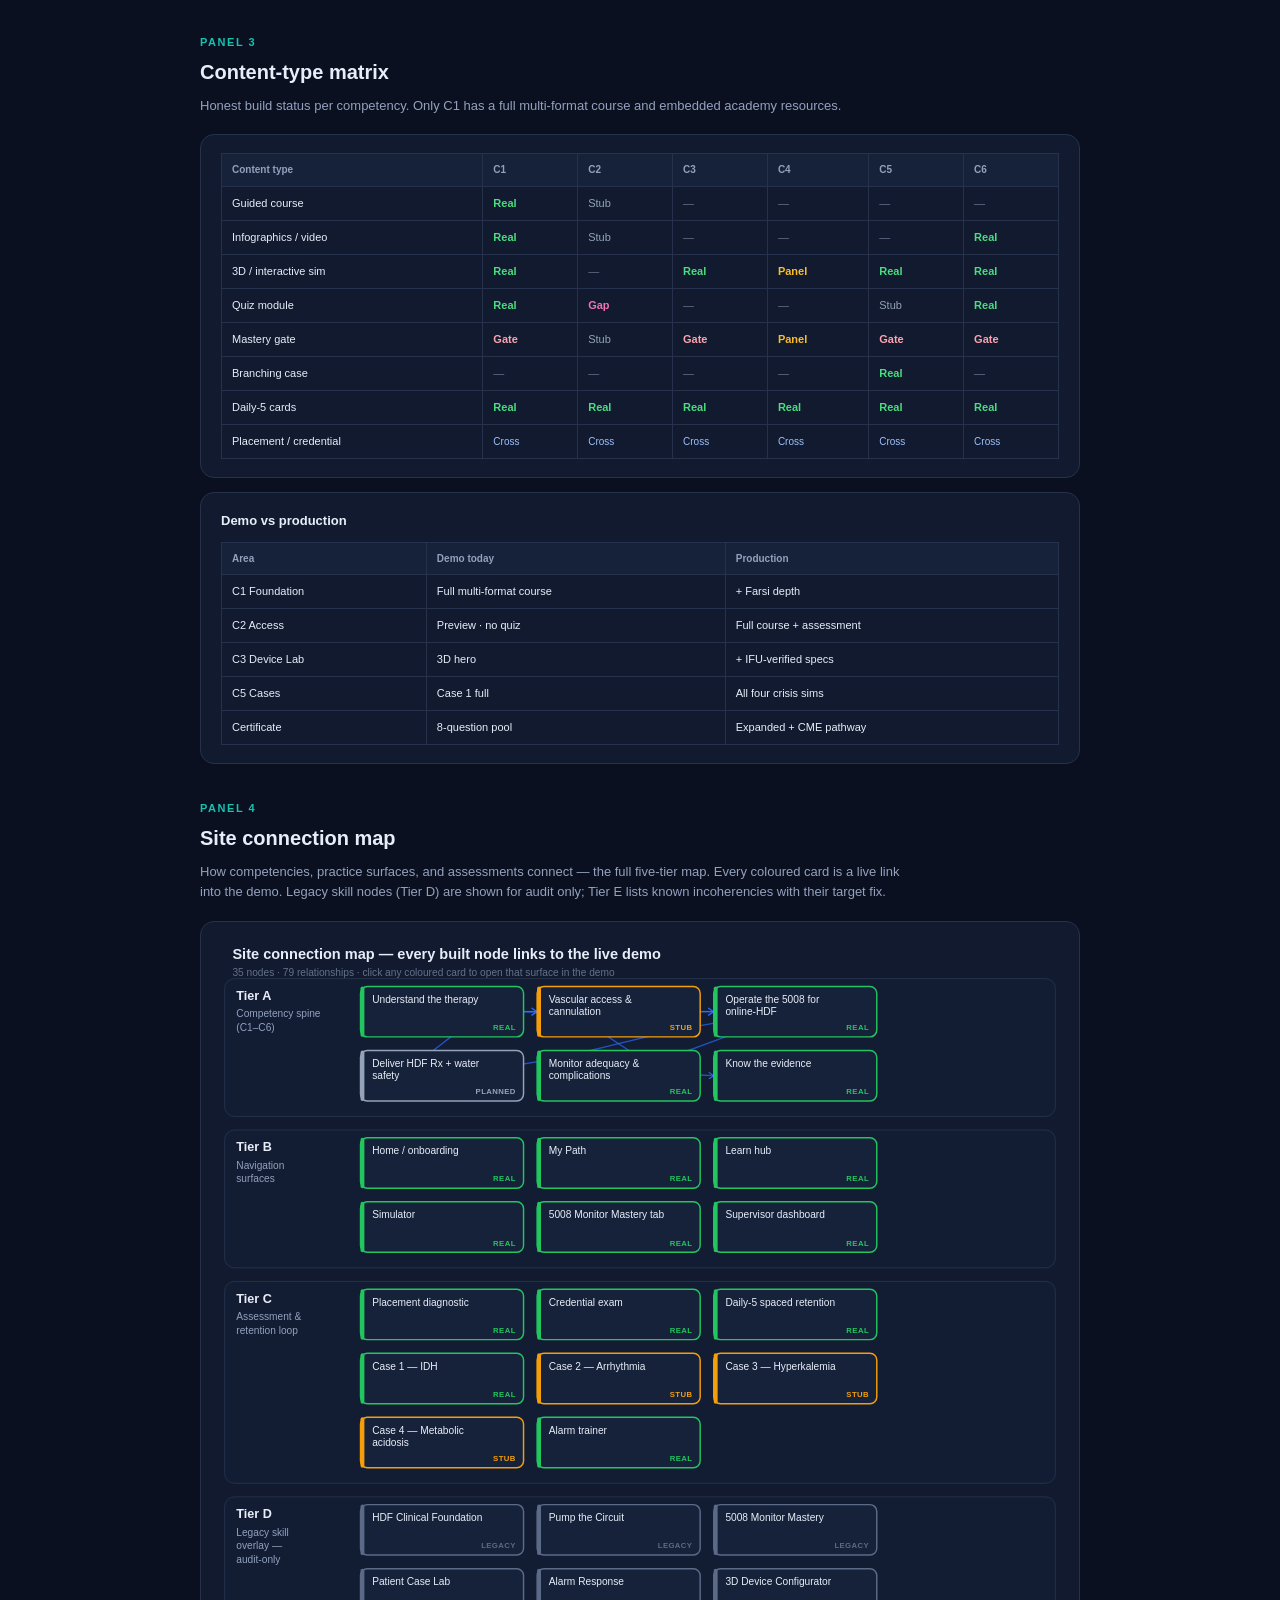
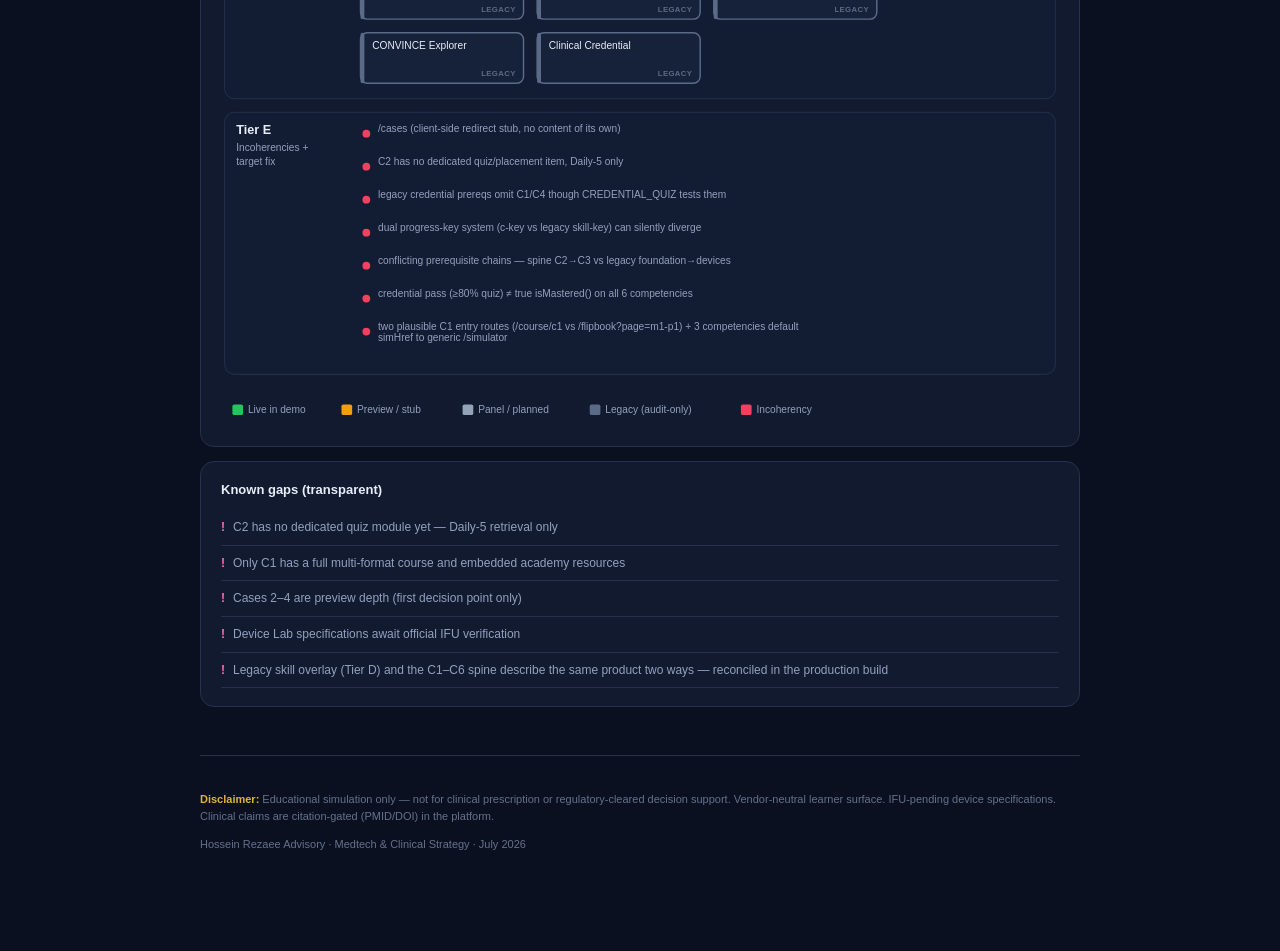
<file: v3/index.html>
<!DOCTYPE html>
<html lang="en">
<head>
  <meta charset="utf-8" />
  <meta name="viewport" content="width=device-width, initial-scale=1" />
  <title>Student Journey — Dr. Sadat Dialysis Education</title>
  <meta name="description" content="Interactive dialysis HCP education — student journey, connection map, and live demo links. Vendor-neutral, on-premise, bilingual." />
  <link rel="stylesheet" href="styles.css" />
</head>
<body>
  <header class="site-header">
    <div class="wrap">
      <div class="brand"><span class="brand-dot"></span> Raouf Renal Academy</div>
      <nav class="site-nav" aria-label="Sections">
        <a href="#journey" class="active">Journey</a>
        <a href="#pillars">Pillars</a>
        <a href="#matrix">Content</a>
        <a href="#connection">Connection map</a>
        <a href="https://hrezaii95.github.io/dialysis-education-platform/" target="_blank" rel="noopener noreferrer" class="nav-demo">Live demo ↗</a>
      </nav>
    </div>
  </header>

  <main class="wrap">
    <div class="hero">
      <h1>Interactive dialysis education — student journey</h1>
      <p class="sub">Prepared for Dr. Mahdavi · Hossein Rezaee Advisory · July 2026. Vendor-neutral, on-premise, bilingual (EN / Persian). Educational simulation only — device specs IFU-pending.</p>
      <div class="hero-meta">
        <a class="pill pill-gold pill-link" href="https://hrezaii95.github.io/dialysis-education-platform/" target="_blank" rel="noopener noreferrer">▶ Open the live demo</a>
        <span class="pill">6 competencies · gate-by-doing</span>
        <span class="pill">C1 + Device Lab + Case 1 heroes</span>
      </div>
      <p class="hero-note">Every coloured item below links straight to that feature in the live demo. All links verified working on <span class="mono">2026-07-06</span>.</p>
    </div>

    <div class="legend" aria-label="Build status legend">
      <span><i class="swatch swatch-real"></i> Fully built (demo)</span>
      <span><i class="swatch swatch-panel"></i> Integrated panel</span>
      <span><i class="swatch swatch-stub"></i> Preview / stub</span>
      <span><i class="swatch swatch-gate"></i> Mastery gate</span>
    </div>

    <!-- Panel 1: Journey -->
    <section id="journey">
      <div class="section-label">Panel 1</div>
      <h2>Student journey swimlane</h2>
      <p class="section-lead">Gate-by-doing, not click-through. Placement grants entry credit only — not mastery. Each competency requires demonstrated performance plus spaced retention.</p>

      <div class="card">
        <div class="spine">
          <div class="spine-step"><strong>Onboard</strong><span>Role + EN/FA</span></div>
          <span class="spine-arrow">→</span>
          <div class="spine-step"><strong>First impression</strong><span>2 min · convection + IDH</span></div>
          <span class="spine-arrow">→</span>
          <a class="spine-step spine-link" href="https://hrezaii95.github.io/dialysis-education-platform/placement" target="_blank" rel="noopener noreferrer"><strong>Placement ↗</strong><span>7 questions · ~4 min</span></a>
          <span class="spine-arrow">→</span>
          <a class="spine-step spine-link" href="https://hrezaii95.github.io/dialysis-education-platform/my-path" target="_blank" rel="noopener noreferrer"><strong>My Path ↗</strong><span>C1–C6 · depth dial</span></a>
          <span class="spine-arrow">→</span>
          <div class="spine-step"><strong>Per-C loop</strong><span>Read → Watch → Do → Retain → Gate</span></div>
          <span class="spine-arrow">→</span>
          <a class="spine-step spine-link" href="https://hrezaii95.github.io/dialysis-education-platform/assessment" target="_blank" rel="noopener noreferrer"><strong>Assess ↗</strong><span>8Q · 80% pass</span></a>
          <span class="spine-arrow">→</span>
          <div class="spine-step"><strong>Credential</strong><span>Certificate</span></div>
        </div>

        <p style="font-size:12px;color:var(--faint);margin:16px 0 8px">C1–C6 competency spine (prerequisite-gated) — click a competency to open its hub in the demo</p>
        <div class="comp-grid">
          <a class="comp-card real comp-link" href="https://hrezaii95.github.io/dialysis-education-platform/learn/c1" target="_blank" rel="noopener noreferrer"><div class="comp-code">C1 ↗</div><div class="comp-status real">Real</div><div class="comp-title">Understand therapy · guided course</div><div class="kt-bar"><span class="kt-d" style="width:80%"></span><span class="kt-p" style="width:5%"></span><span class="kt-c" style="width:15%"></span></div></a>
          <a class="comp-card stub comp-link" href="https://hrezaii95.github.io/dialysis-education-platform/learn/c2" target="_blank" rel="noopener noreferrer"><div class="comp-code">C2 ↗</div><div class="comp-status stub">Stub</div><div class="comp-title">Vascular access · flipbook preview</div><div class="kt-bar"><span class="kt-d" style="width:30%"></span><span class="kt-p" style="width:55%"></span><span class="kt-c" style="width:15%"></span></div></a>
          <a class="comp-card real comp-link" href="https://hrezaii95.github.io/dialysis-education-platform/learn/c3" target="_blank" rel="noopener noreferrer"><div class="comp-code">C3 ↗</div><div class="comp-status real">Real</div><div class="comp-title">Operate the device · Device Lab hero</div><div class="kt-bar"><span class="kt-d" style="width:15%"></span><span class="kt-p" style="width:80%"></span><span class="kt-c" style="width:5%"></span></div></a>
          <a class="comp-card panel comp-link" href="https://hrezaii95.github.io/dialysis-education-platform/learn/c4" target="_blank" rel="noopener noreferrer"><div class="comp-code">C4 ↗</div><div class="comp-status panel">Panel</div><div class="comp-title">HDF Rx + water · circuit panel</div><div class="kt-bar"><span class="kt-d" style="width:35%"></span><span class="kt-p" style="width:35%"></span><span class="kt-c" style="width:30%"></span></div></a>
          <a class="comp-card real comp-link" href="https://hrezaii95.github.io/dialysis-education-platform/learn/c5" target="_blank" rel="noopener noreferrer"><div class="comp-code">C5 ↗</div><div class="comp-status real">Real</div><div class="comp-title">Complications · Case 1 full</div><div class="kt-bar"><span class="kt-d" style="width:15%"></span><span class="kt-p" style="width:25%"></span><span class="kt-c" style="width:60%"></span></div></a>
          <a class="comp-card real comp-link" href="https://hrezaii95.github.io/dialysis-education-platform/learn/c6" target="_blank" rel="noopener noreferrer"><div class="comp-code">C6 ↗</div><div class="comp-status real">Real</div><div class="comp-title">Evidence · cited trial explorer</div><div class="kt-bar"><span class="kt-d" style="width:10%"></span><span class="kt-p" style="width:0%"></span><span class="kt-c" style="width:90%"></span></div></a>
        </div>

        <p style="font-size:11px;color:var(--faint);margin-top:12px">Prerequisites: C1 → C2, C6 · C2 → C3 · C3 → C4, C5 · C4 needs C1 + C3</p>

        <div class="loop-row">
          <span class="loop-chip">READ</span><span style="color:var(--faint)">→</span>
          <span class="loop-chip">WATCH</span><span style="color:var(--faint)">→</span>
          <span class="loop-chip">DO</span><span style="color:var(--faint)">→</span>
          <span class="loop-chip">RETAIN</span><span style="color:var(--faint)">→</span>
          <span class="loop-chip gate">GATE</span>
        </div>
      </div>
    </section>

    <!-- Panel 2: Pillars -->
    <section id="pillars">
      <div class="section-label">Panel 2</div>
      <h2>Three experience pillars</h2>
      <p class="section-lead">Device Lab, Patient Cases, and Evidence live inside each competency hub — not as separate top-level tabs. Each card opens the live feature.</p>

      <div class="pillar-grid">
        <a class="card pillar-card pillar-link" href="https://hrezaii95.github.io/dialysis-education-platform/devices" target="_blank" rel="noopener noreferrer">
          <h3>Device Lab ↗</h3>
          <p>3D setup, prime, prescribe to 23 L convection, timed alarms. IFU-pending educational model.</p>
          <div class="pillar-tags"><span class="tag">C3</span><span class="tag">C4</span><span class="tag real" style="color:#4ade80">Hero</span></div>
        </a>
        <a class="card pillar-card pillar-link" href="https://hrezaii95.github.io/dialysis-education-platform/simulator?tab=cases" target="_blank" rel="noopener noreferrer">
          <h3>Patient Cases ↗</h3>
          <p>Branching crisis sims with vitals trajectory and cited debrief. Case 1 (hypotension) full; Cases 2–4 preview.</p>
          <div class="pillar-tags"><span class="tag">C5</span><span class="tag real" style="color:#4ade80">Case 1 hero</span></div>
        </a>
        <a class="card pillar-card pillar-link" href="https://hrezaii95.github.io/dialysis-education-platform/convince" target="_blank" rel="noopener noreferrer">
          <h3>Evidence &amp; Outcomes ↗</h3>
          <p>Honest trial arc — CONVINCE, ESHOL, null trials (CONTRAST, Turkish). Dose-response framing.</p>
          <div class="pillar-tags"><span class="tag">C6</span></div>
        </a>
        <a class="card pillar-card pillar-link" href="https://hrezaii95.github.io/dialysis-education-platform/course/c1" target="_blank" rel="noopener noreferrer">
          <h3>Guided course ↗</h3>
          <p>11 lesson types: reading, infographics, video, PDF, sims, quizzes, gates. C1 only in demo.</p>
          <div class="pillar-tags"><span class="tag">C1</span></div>
        </a>
        <a class="card pillar-card pillar-link" href="https://hrezaii95.github.io/dialysis-education-platform/flipbook" target="_blank" rel="noopener noreferrer">
          <h3>Flipbook ↗</h3>
          <p>From HD to High-Volume HDF — Ch. 1–2 real, bilingual cover slice.</p>
          <div class="pillar-tags"><span class="tag">C1</span><span class="tag">C2 preview</span></div>
        </a>
        <a class="card pillar-card pillar-link" href="https://hrezaii95.github.io/dialysis-education-platform/daily-5" target="_blank" rel="noopener noreferrer">
          <h3>Daily-5 retention ↗</h3>
          <p>12-card spaced deck across all six competencies. Hard mastery needs retention across 2+ sessions.</p>
          <div class="pillar-tags"><span class="tag">All C1–C6</span></div>
        </a>
      </div>
    </section>

    <!-- Panel 3: Matrix -->
    <section id="matrix">
      <div class="section-label">Panel 3</div>
      <h2>Content-type matrix</h2>
      <p class="section-lead">Honest build status per competency. Only C1 has a full multi-format course and embedded academy resources.</p>

      <div class="card" style="overflow-x:auto">
        <table class="data">
          <thead>
            <tr><th>Content type</th><th>C1</th><th>C2</th><th>C3</th><th>C4</th><th>C5</th><th>C6</th></tr>
          </thead>
          <tbody>
            <tr><td>Guided course</td><td class="cell-real">Real</td><td class="cell-stub">Stub</td><td class="cell-none">—</td><td class="cell-none">—</td><td class="cell-none">—</td><td class="cell-none">—</td></tr>
            <tr><td>Infographics / video</td><td class="cell-real">Real</td><td class="cell-stub">Stub</td><td class="cell-none">—</td><td class="cell-none">—</td><td class="cell-none">—</td><td class="cell-real">Real</td></tr>
            <tr><td>3D / interactive sim</td><td class="cell-real">Real</td><td class="cell-none">—</td><td class="cell-real">Real</td><td class="cell-panel">Panel</td><td class="cell-real">Real</td><td class="cell-real">Real</td></tr>
            <tr><td>Quiz module</td><td class="cell-real">Real</td><td class="cell-gap">Gap</td><td class="cell-none">—</td><td class="cell-none">—</td><td class="cell-stub">Stub</td><td class="cell-real">Real</td></tr>
            <tr><td>Mastery gate</td><td class="cell-gate">Gate</td><td class="cell-stub">Stub</td><td class="cell-gate">Gate</td><td class="cell-panel">Panel</td><td class="cell-gate">Gate</td><td class="cell-gate">Gate</td></tr>
            <tr><td>Branching case</td><td class="cell-none">—</td><td class="cell-none">—</td><td class="cell-none">—</td><td class="cell-none">—</td><td class="cell-real">Real</td><td class="cell-none">—</td></tr>
            <tr><td>Daily-5 cards</td><td class="cell-real">Real</td><td class="cell-real">Real</td><td class="cell-real">Real</td><td class="cell-real">Real</td><td class="cell-real">Real</td><td class="cell-real">Real</td></tr>
            <tr><td>Placement / credential</td><td class="cell-cross">Cross</td><td class="cell-cross">Cross</td><td class="cell-cross">Cross</td><td class="cell-cross">Cross</td><td class="cell-cross">Cross</td><td class="cell-cross">Cross</td></tr>
          </tbody>
        </table>
      </div>

      <div class="card" style="margin-top:14px">
        <h3 style="font-size:13px;margin:0 0 10px">Demo vs production</h3>
        <table class="data">
          <thead><tr><th>Area</th><th>Demo today</th><th>Production</th></tr></thead>
          <tbody>
            <tr><td>C1 Foundation</td><td>Full multi-format course</td><td>+ Farsi depth</td></tr>
            <tr><td>C2 Access</td><td>Preview · no quiz</td><td>Full course + assessment</td></tr>
            <tr><td>C3 Device Lab</td><td>3D hero</td><td>+ IFU-verified specs</td></tr>
            <tr><td>C5 Cases</td><td>Case 1 full</td><td>All four crisis sims</td></tr>
            <tr><td>Certificate</td><td>8-question pool</td><td>Expanded + CME pathway</td></tr>
          </tbody>
        </table>
      </div>
    </section>

    <!-- Panel 4: Connection map -->
    <section id="connection">
      <div class="section-label">Panel 4</div>
      <h2>Site connection map</h2>
      <p class="section-lead">How competencies, practice surfaces, and assessments connect — the full five-tier map. Every coloured card is a live link into the demo. Legacy skill nodes (Tier D) are shown for audit only; Tier E lists known incoherencies with their target fix.</p>

      <div class="card conn-svg-card">
        <svg xmlns="http://www.w3.org/2000/svg" viewBox="0 0 880 1134" width="100%" role="img" aria-labelledby="cm-title cm-desc" font-family="Inter, -apple-system, Segoe UI, Roboto, sans-serif">
<title id="cm-title">Dr. Sadat platform connection map</title>
<desc id="cm-desc">Five tiers: A competency spine C1 to C6, B navigation surfaces, C assessment and retention loop, D legacy skill overlay for audit only, E incoherencies with target fixes. Every implemented node links to its live demo route. 35 nodes, 79 edges.</desc>
<defs><marker id="ah" viewBox="0 0 10 10" refX="8" refY="5" markerWidth="6" markerHeight="6" orient="auto-start-reverse"><path d="M2 1L8 5L2 9" fill="none" stroke="#2b6cff" stroke-width="1.4" stroke-linecap="round" stroke-linejoin="round"/></marker></defs>
<text x="20" y="26" font-size="15" font-weight="700" fill="#e7eef9">Site connection map — every built node links to the live demo</text>
<text x="20" y="43" font-size="10.5" fill="#64718c">35 nodes · 79 relationships · click any coloured card to open that surface in the demo</text>
<rect x="12" y="46" width="856" height="142" rx="10" fill="#16223a" fill-opacity="0.4" stroke="#26324c" stroke-width="1"/>
<text x="24" y="68" font-size="13" font-weight="700" fill="#e7eef9">Tier A</text>
<text x="24" y="86" font-size="10.5" fill="#93a1bd">Competency spine</text>
<text x="24" y="100" font-size="10.5" fill="#93a1bd">(C1–C6)</text>
<rect x="12" y="202" width="856" height="142" rx="10" fill="#16223a" fill-opacity="0.4" stroke="#26324c" stroke-width="1"/>
<text x="24" y="224" font-size="13" font-weight="700" fill="#e7eef9">Tier B</text>
<text x="24" y="242" font-size="10.5" fill="#93a1bd">Navigation</text>
<text x="24" y="256" font-size="10.5" fill="#93a1bd">surfaces</text>
<rect x="12" y="358" width="856" height="208" rx="10" fill="#16223a" fill-opacity="0.4" stroke="#26324c" stroke-width="1"/>
<text x="24" y="380" font-size="13" font-weight="700" fill="#e7eef9">Tier C</text>
<text x="24" y="398" font-size="10.5" fill="#93a1bd">Assessment &amp;</text>
<text x="24" y="412" font-size="10.5" fill="#93a1bd">retention loop</text>
<rect x="12" y="580" width="856" height="208" rx="10" fill="#16223a" fill-opacity="0.4" stroke="#26324c" stroke-width="1"/>
<text x="24" y="602" font-size="13" font-weight="700" fill="#e7eef9">Tier D</text>
<text x="24" y="620" font-size="10.5" fill="#93a1bd">Legacy skill</text>
<text x="24" y="634" font-size="10.5" fill="#93a1bd">overlay —</text>
<text x="24" y="648" font-size="10.5" fill="#93a1bd">audit-only</text>
<rect x="12" y="802" width="856" height="270" rx="10" fill="#16223a" fill-opacity="0.4" stroke="#26324c" stroke-width="1"/>
<text x="24" y="824" font-size="13" font-weight="700" fill="#e7eef9">Tier E</text>
<text x="24" y="842" font-size="10.5" fill="#93a1bd">Incoherencies +</text>
<text x="24" y="856" font-size="10.5" fill="#93a1bd">target fix</text>
<line x1="320" y1="80" x2="334" y2="80" stroke="#2b6cff" stroke-width="1.5" marker-end="url(#ah)"/>
<path d="M320 80 C 418 80, 418 146, 516 146" fill="none" stroke="#2b6cff" stroke-width="1.3" stroke-opacity="0.7" marker-end="url(#ah)"/>
<line x1="502" y1="80" x2="516" y2="80" stroke="#2b6cff" stroke-width="1.5" marker-end="url(#ah)"/>
<path d="M320 80 C 236 80, 236 146, 152 146" fill="none" stroke="#2b6cff" stroke-width="1.3" stroke-opacity="0.7" marker-end="url(#ah)"/>
<path d="M684 80 C 418 80, 418 146, 152 146" fill="none" stroke="#2b6cff" stroke-width="1.3" stroke-opacity="0.7" marker-end="url(#ah)"/>
<path d="M684 80 C 509 80, 509 146, 334 146" fill="none" stroke="#2b6cff" stroke-width="1.3" stroke-opacity="0.7" marker-end="url(#ah)"/>
<a href="https://hrezaii95.github.io/dialysis-education-platform/course/c1" target="_blank" rel="noopener noreferrer"><title>Open live demo: Understand the therapy</title><rect x="152" y="54" width="168" height="52" rx="7" fill="#16223a" stroke="#22c55e" stroke-width="1.5"/><rect x="152" y="54" width="4" height="52" rx="2" fill="#22c55e"/><text x="164" y="71" font-size="10.5" fill="#e7eef9">Understand the therapy</text><text x="312" y="99" text-anchor="end" font-size="8" font-weight="700" fill="#22c55e" letter-spacing="0.4">REAL</text></a>
<a href="https://hrezaii95.github.io/dialysis-education-platform/flipbook?page=m4-p1" target="_blank" rel="noopener noreferrer"><title>Open live demo: Vascular access &amp; cannulation</title><rect x="334" y="54" width="168" height="52" rx="7" fill="#16223a" stroke="#f59e0b" stroke-width="1.5"/><rect x="334" y="54" width="4" height="52" rx="2" fill="#f59e0b"/><text x="346" y="71" font-size="10.5" fill="#e7eef9">Vascular access &amp;</text><text x="346" y="83.5" font-size="10.5" fill="#e7eef9">cannulation</text><text x="494" y="99" text-anchor="end" font-size="8" font-weight="700" fill="#f59e0b" letter-spacing="0.4">STUB</text></a>
<a href="https://hrezaii95.github.io/dialysis-education-platform/devices" target="_blank" rel="noopener noreferrer"><title>Open live demo: Operate the 5008 for online-HDF</title><rect x="516" y="54" width="168" height="52" rx="7" fill="#16223a" stroke="#22c55e" stroke-width="1.5"/><rect x="516" y="54" width="4" height="52" rx="2" fill="#22c55e"/><text x="528" y="71" font-size="10.5" fill="#e7eef9">Operate the 5008 for</text><text x="528" y="83.5" font-size="10.5" fill="#e7eef9">online-HDF</text><text x="676" y="99" text-anchor="end" font-size="8" font-weight="700" fill="#22c55e" letter-spacing="0.4">REAL</text></a>
<a href="https://hrezaii95.github.io/dialysis-education-platform/simulator?tab=circuit" target="_blank" rel="noopener noreferrer"><title>Open live demo: Deliver HDF Rx + water safety</title><rect x="152" y="120" width="168" height="52" rx="7" fill="#16223a" stroke="#94a3b8" stroke-width="1.5"/><rect x="152" y="120" width="4" height="52" rx="2" fill="#94a3b8"/><text x="164" y="137" font-size="10.5" fill="#e7eef9">Deliver HDF Rx + water</text><text x="164" y="149.5" font-size="10.5" fill="#e7eef9">safety</text><text x="312" y="165" text-anchor="end" font-size="8" font-weight="700" fill="#94a3b8" letter-spacing="0.4">PLANNED</text></a>
<a href="https://hrezaii95.github.io/dialysis-education-platform/simulator?tab=cases" target="_blank" rel="noopener noreferrer"><title>Open live demo: Monitor adequacy &amp; complications</title><rect x="334" y="120" width="168" height="52" rx="7" fill="#16223a" stroke="#22c55e" stroke-width="1.5"/><rect x="334" y="120" width="4" height="52" rx="2" fill="#22c55e"/><text x="346" y="137" font-size="10.5" fill="#e7eef9">Monitor adequacy &amp;</text><text x="346" y="149.5" font-size="10.5" fill="#e7eef9">complications</text><text x="494" y="165" text-anchor="end" font-size="8" font-weight="700" fill="#22c55e" letter-spacing="0.4">REAL</text></a>
<a href="https://hrezaii95.github.io/dialysis-education-platform/convince" target="_blank" rel="noopener noreferrer"><title>Open live demo: Know the evidence</title><rect x="516" y="120" width="168" height="52" rx="7" fill="#16223a" stroke="#22c55e" stroke-width="1.5"/><rect x="516" y="120" width="4" height="52" rx="2" fill="#22c55e"/><text x="528" y="137" font-size="10.5" fill="#e7eef9">Know the evidence</text><text x="676" y="165" text-anchor="end" font-size="8" font-weight="700" fill="#22c55e" letter-spacing="0.4">REAL</text></a>
<a href="https://hrezaii95.github.io/dialysis-education-platform/" target="_blank" rel="noopener noreferrer"><title>Open live demo: Home / onboarding</title><rect x="152" y="210" width="168" height="52" rx="7" fill="#16223a" stroke="#22c55e" stroke-width="1.5"/><rect x="152" y="210" width="4" height="52" rx="2" fill="#22c55e"/><text x="164" y="227" font-size="10.5" fill="#e7eef9">Home / onboarding</text><text x="312" y="255" text-anchor="end" font-size="8" font-weight="700" fill="#22c55e" letter-spacing="0.4">REAL</text></a>
<a href="https://hrezaii95.github.io/dialysis-education-platform/my-path" target="_blank" rel="noopener noreferrer"><title>Open live demo: My Path (competency spine)</title><rect x="334" y="210" width="168" height="52" rx="7" fill="#16223a" stroke="#22c55e" stroke-width="1.5"/><rect x="334" y="210" width="4" height="52" rx="2" fill="#22c55e"/><text x="346" y="227" font-size="10.5" fill="#e7eef9">My Path</text><text x="494" y="255" text-anchor="end" font-size="8" font-weight="700" fill="#22c55e" letter-spacing="0.4">REAL</text></a>
<a href="https://hrezaii95.github.io/dialysis-education-platform/learn/c1" target="_blank" rel="noopener noreferrer"><title>Open live demo: Learn hub (per-competency detail, /learn/c1…c6)</title><rect x="516" y="210" width="168" height="52" rx="7" fill="#16223a" stroke="#22c55e" stroke-width="1.5"/><rect x="516" y="210" width="4" height="52" rx="2" fill="#22c55e"/><text x="528" y="227" font-size="10.5" fill="#e7eef9">Learn hub</text><text x="676" y="255" text-anchor="end" font-size="8" font-weight="700" fill="#22c55e" letter-spacing="0.4">REAL</text></a>
<a href="https://hrezaii95.github.io/dialysis-education-platform/simulator" target="_blank" rel="noopener noreferrer"><title>Open live demo: Simulator (default / no tab — generic practice CTA)</title><rect x="152" y="276" width="168" height="52" rx="7" fill="#16223a" stroke="#22c55e" stroke-width="1.5"/><rect x="152" y="276" width="4" height="52" rx="2" fill="#22c55e"/><text x="164" y="293" font-size="10.5" fill="#e7eef9">Simulator</text><text x="312" y="321" text-anchor="end" font-size="8" font-weight="700" fill="#22c55e" letter-spacing="0.4">REAL</text></a>
<a href="https://hrezaii95.github.io/dialysis-education-platform/simulator?tab=monitor" target="_blank" rel="noopener noreferrer"><title>Open live demo: 5008 Monitor Mastery tab</title><rect x="334" y="276" width="168" height="52" rx="7" fill="#16223a" stroke="#22c55e" stroke-width="1.5"/><rect x="334" y="276" width="4" height="52" rx="2" fill="#22c55e"/><text x="346" y="293" font-size="10.5" fill="#e7eef9">5008 Monitor Mastery tab</text><text x="494" y="321" text-anchor="end" font-size="8" font-weight="700" fill="#22c55e" letter-spacing="0.4">REAL</text></a>
<a href="https://hrezaii95.github.io/dialysis-education-platform/admin" target="_blank" rel="noopener noreferrer"><title>Open live demo: Supervisor dashboard</title><rect x="516" y="276" width="168" height="52" rx="7" fill="#16223a" stroke="#22c55e" stroke-width="1.5"/><rect x="516" y="276" width="4" height="52" rx="2" fill="#22c55e"/><text x="528" y="293" font-size="10.5" fill="#e7eef9">Supervisor dashboard</text><text x="676" y="321" text-anchor="end" font-size="8" font-weight="700" fill="#22c55e" letter-spacing="0.4">REAL</text></a>
<a href="https://hrezaii95.github.io/dialysis-education-platform/placement" target="_blank" rel="noopener noreferrer"><title>Open live demo: Placement diagnostic (7Q)</title><rect x="152" y="366" width="168" height="52" rx="7" fill="#16223a" stroke="#22c55e" stroke-width="1.5"/><rect x="152" y="366" width="4" height="52" rx="2" fill="#22c55e"/><text x="164" y="383" font-size="10.5" fill="#e7eef9">Placement diagnostic</text><text x="312" y="411" text-anchor="end" font-size="8" font-weight="700" fill="#22c55e" letter-spacing="0.4">REAL</text></a>
<a href="https://hrezaii95.github.io/dialysis-education-platform/assessment" target="_blank" rel="noopener noreferrer"><title>Open live demo: Credential exam (8Q, ≥80% → certificate)</title><rect x="334" y="366" width="168" height="52" rx="7" fill="#16223a" stroke="#22c55e" stroke-width="1.5"/><rect x="334" y="366" width="4" height="52" rx="2" fill="#22c55e"/><text x="346" y="383" font-size="10.5" fill="#e7eef9">Credential exam</text><text x="494" y="411" text-anchor="end" font-size="8" font-weight="700" fill="#22c55e" letter-spacing="0.4">REAL</text></a>
<a href="https://hrezaii95.github.io/dialysis-education-platform/daily-5" target="_blank" rel="noopener noreferrer"><title>Open live demo: Daily-5 spaced retention (12 cards, all 6 competencies)</title><rect x="516" y="366" width="168" height="52" rx="7" fill="#16223a" stroke="#22c55e" stroke-width="1.5"/><rect x="516" y="366" width="4" height="52" rx="2" fill="#22c55e"/><text x="528" y="383" font-size="10.5" fill="#e7eef9">Daily-5 spaced retention</text><text x="676" y="411" text-anchor="end" font-size="8" font-weight="700" fill="#22c55e" letter-spacing="0.4">REAL</text></a>
<a href="https://hrezaii95.github.io/dialysis-education-platform/simulator?tab=cases" target="_blank" rel="noopener noreferrer"><title>Open live demo: Case 1 — IDH (full branching, DP1–DP3)</title><rect x="152" y="432" width="168" height="52" rx="7" fill="#16223a" stroke="#22c55e" stroke-width="1.5"/><rect x="152" y="432" width="4" height="52" rx="2" fill="#22c55e"/><text x="164" y="449" font-size="10.5" fill="#e7eef9">Case 1 — IDH</text><text x="312" y="477" text-anchor="end" font-size="8" font-weight="700" fill="#22c55e" letter-spacing="0.4">REAL</text></a>
<a href="https://hrezaii95.github.io/dialysis-education-platform/simulator?tab=cases" target="_blank" rel="noopener noreferrer"><title>Open live demo: Case 2 — Arrhythmia (stub, DP1 only)</title><rect x="334" y="432" width="168" height="52" rx="7" fill="#16223a" stroke="#f59e0b" stroke-width="1.5"/><rect x="334" y="432" width="4" height="52" rx="2" fill="#f59e0b"/><text x="346" y="449" font-size="10.5" fill="#e7eef9">Case 2 — Arrhythmia</text><text x="494" y="477" text-anchor="end" font-size="8" font-weight="700" fill="#f59e0b" letter-spacing="0.4">STUB</text></a>
<a href="https://hrezaii95.github.io/dialysis-education-platform/simulator?tab=cases" target="_blank" rel="noopener noreferrer"><title>Open live demo: Case 3 — Hyperkalemia (stub, DP1 only)</title><rect x="516" y="432" width="168" height="52" rx="7" fill="#16223a" stroke="#f59e0b" stroke-width="1.5"/><rect x="516" y="432" width="4" height="52" rx="2" fill="#f59e0b"/><text x="528" y="449" font-size="10.5" fill="#e7eef9">Case 3 — Hyperkalemia</text><text x="676" y="477" text-anchor="end" font-size="8" font-weight="700" fill="#f59e0b" letter-spacing="0.4">STUB</text></a>
<a href="https://hrezaii95.github.io/dialysis-education-platform/simulator?tab=cases" target="_blank" rel="noopener noreferrer"><title>Open live demo: Case 4 — Metabolic acidosis (stub, DP1 only)</title><rect x="152" y="498" width="168" height="52" rx="7" fill="#16223a" stroke="#f59e0b" stroke-width="1.5"/><rect x="152" y="498" width="4" height="52" rx="2" fill="#f59e0b"/><text x="164" y="515" font-size="10.5" fill="#e7eef9">Case 4 — Metabolic</text><text x="164" y="527.5" font-size="10.5" fill="#e7eef9">acidosis</text><text x="312" y="543" text-anchor="end" font-size="8" font-weight="700" fill="#f59e0b" letter-spacing="0.4">STUB</text></a>
<a href="https://hrezaii95.github.io/dialysis-education-platform/alarms" target="_blank" rel="noopener noreferrer"><title>Open live demo: Alarm trainer (8 critical alarms, audio + checklist)</title><rect x="334" y="498" width="168" height="52" rx="7" fill="#16223a" stroke="#22c55e" stroke-width="1.5"/><rect x="334" y="498" width="4" height="52" rx="2" fill="#22c55e"/><text x="346" y="515" font-size="10.5" fill="#e7eef9">Alarm trainer</text><text x="494" y="543" text-anchor="end" font-size="8" font-weight="700" fill="#22c55e" letter-spacing="0.4">REAL</text></a>
<a href="https://hrezaii95.github.io/dialysis-education-platform/flipbook?page=m1-p1" target="_blank" rel="noopener noreferrer"><title>Open live demo: HDF Clinical Foundation (legacy skill)</title><rect x="152" y="588" width="168" height="52" rx="7" fill="#16223a" stroke="#5b6a86" stroke-width="1.5"/><rect x="152" y="588" width="4" height="52" rx="2" fill="#5b6a86"/><text x="164" y="605" font-size="10.5" fill="#e7eef9">HDF Clinical Foundation</text><text x="312" y="633" text-anchor="end" font-size="8" font-weight="700" fill="#5b6a86" letter-spacing="0.4">LEGACY</text></a>
<a href="https://hrezaii95.github.io/dialysis-education-platform/simulator?tab=circuit" target="_blank" rel="noopener noreferrer"><title>Open live demo: Pump the Circuit (legacy skill)</title><rect x="334" y="588" width="168" height="52" rx="7" fill="#16223a" stroke="#5b6a86" stroke-width="1.5"/><rect x="334" y="588" width="4" height="52" rx="2" fill="#5b6a86"/><text x="346" y="605" font-size="10.5" fill="#e7eef9">Pump the Circuit</text><text x="494" y="633" text-anchor="end" font-size="8" font-weight="700" fill="#5b6a86" letter-spacing="0.4">LEGACY</text></a>
<a href="https://hrezaii95.github.io/dialysis-education-platform/simulator?tab=monitor" target="_blank" rel="noopener noreferrer"><title>Open live demo: 5008 Monitor Mastery (legacy skill)</title><rect x="516" y="588" width="168" height="52" rx="7" fill="#16223a" stroke="#5b6a86" stroke-width="1.5"/><rect x="516" y="588" width="4" height="52" rx="2" fill="#5b6a86"/><text x="528" y="605" font-size="10.5" fill="#e7eef9">5008 Monitor Mastery</text><text x="676" y="633" text-anchor="end" font-size="8" font-weight="700" fill="#5b6a86" letter-spacing="0.4">LEGACY</text></a>
<a href="https://hrezaii95.github.io/dialysis-education-platform/simulator?tab=cases" target="_blank" rel="noopener noreferrer"><title>Open live demo: Patient Case Lab (legacy skill)</title><rect x="152" y="654" width="168" height="52" rx="7" fill="#16223a" stroke="#5b6a86" stroke-width="1.5"/><rect x="152" y="654" width="4" height="52" rx="2" fill="#5b6a86"/><text x="164" y="671" font-size="10.5" fill="#e7eef9">Patient Case Lab</text><text x="312" y="699" text-anchor="end" font-size="8" font-weight="700" fill="#5b6a86" letter-spacing="0.4">LEGACY</text></a>
<a href="https://hrezaii95.github.io/dialysis-education-platform/alarms" target="_blank" rel="noopener noreferrer"><title>Open live demo: Alarm Response (legacy skill)</title><rect x="334" y="654" width="168" height="52" rx="7" fill="#16223a" stroke="#5b6a86" stroke-width="1.5"/><rect x="334" y="654" width="4" height="52" rx="2" fill="#5b6a86"/><text x="346" y="671" font-size="10.5" fill="#e7eef9">Alarm Response</text><text x="494" y="699" text-anchor="end" font-size="8" font-weight="700" fill="#5b6a86" letter-spacing="0.4">LEGACY</text></a>
<a href="https://hrezaii95.github.io/dialysis-education-platform/devices" target="_blank" rel="noopener noreferrer"><title>Open live demo: 3D Device Configurator (legacy skill)</title><rect x="516" y="654" width="168" height="52" rx="7" fill="#16223a" stroke="#5b6a86" stroke-width="1.5"/><rect x="516" y="654" width="4" height="52" rx="2" fill="#5b6a86"/><text x="528" y="671" font-size="10.5" fill="#e7eef9">3D Device Configurator</text><text x="676" y="699" text-anchor="end" font-size="8" font-weight="700" fill="#5b6a86" letter-spacing="0.4">LEGACY</text></a>
<a href="https://hrezaii95.github.io/dialysis-education-platform/convince" target="_blank" rel="noopener noreferrer"><title>Open live demo: CONVINCE Explorer (legacy skill)</title><rect x="152" y="720" width="168" height="52" rx="7" fill="#16223a" stroke="#5b6a86" stroke-width="1.5"/><rect x="152" y="720" width="4" height="52" rx="2" fill="#5b6a86"/><text x="164" y="737" font-size="10.5" fill="#e7eef9">CONVINCE Explorer</text><text x="312" y="765" text-anchor="end" font-size="8" font-weight="700" fill="#5b6a86" letter-spacing="0.4">LEGACY</text></a>
<a href="https://hrezaii95.github.io/dialysis-education-platform/assessment" target="_blank" rel="noopener noreferrer"><title>Open live demo: Clinical Credential (legacy skill node)</title><rect x="334" y="720" width="168" height="52" rx="7" fill="#16223a" stroke="#5b6a86" stroke-width="1.5"/><rect x="334" y="720" width="4" height="52" rx="2" fill="#5b6a86"/><text x="346" y="737" font-size="10.5" fill="#e7eef9">Clinical Credential</text><text x="494" y="765" text-anchor="end" font-size="8" font-weight="700" fill="#5b6a86" letter-spacing="0.4">LEGACY</text></a>
<circle cx="158" cy="824" r="4" fill="#f43f5e"/>
<text x="170" y="822" font-size="10.5" fill="#93a1bd">/cases (client-side redirect stub, no content of its own)</text>
<circle cx="158" cy="858" r="4" fill="#f43f5e"/>
<text x="170" y="856" font-size="10.5" fill="#93a1bd">C2 has no dedicated quiz/placement item, Daily-5 only</text>
<circle cx="158" cy="892" r="4" fill="#f43f5e"/>
<text x="170" y="890" font-size="10.5" fill="#93a1bd">legacy credential prereqs omit C1/C4 though CREDENTIAL_QUIZ tests them</text>
<circle cx="158" cy="926" r="4" fill="#f43f5e"/>
<text x="170" y="924" font-size="10.5" fill="#93a1bd">dual progress-key system (c-key vs legacy skill-key) can silently diverge</text>
<circle cx="158" cy="960" r="4" fill="#f43f5e"/>
<text x="170" y="958" font-size="10.5" fill="#93a1bd">conflicting prerequisite chains — spine C2→C3 vs legacy foundation→devices</text>
<circle cx="158" cy="994" r="4" fill="#f43f5e"/>
<text x="170" y="992" font-size="10.5" fill="#93a1bd">credential pass (≥80% quiz) ≠ true isMastered() on all 6 competencies</text>
<circle cx="158" cy="1028" r="4" fill="#f43f5e"/>
<text x="170" y="1026" font-size="10.5" fill="#93a1bd">two plausible C1 entry routes (/course/c1 vs /flipbook?page=m1-p1) + 3 competencies default</text>
<text x="170" y="1038" font-size="10.5" fill="#93a1bd">simHref to generic /simulator</text>
<rect x="20" y="1103" width="11" height="11" rx="2" fill="#22c55e"/><text x="36" y="1112" font-size="10.5" fill="#93a1bd">Live in demo</text><rect x="132.4" y="1103" width="11" height="11" rx="2" fill="#f59e0b"/><text x="148.4" y="1112" font-size="10.5" fill="#93a1bd">Preview / stub</text><rect x="257.2" y="1103" width="11" height="11" rx="2" fill="#94a3b8"/><text x="273.2" y="1112" font-size="10.5" fill="#93a1bd">Panel / planned</text><rect x="388.2" y="1103" width="11" height="11" rx="2" fill="#5b6a86"/><text x="404.2" y="1112" font-size="10.5" fill="#93a1bd">Legacy (audit-only)</text><rect x="544" y="1103" width="11" height="11" rx="2" fill="#f43f5e"/><text x="560" y="1112" font-size="10.5" fill="#93a1bd">Incoherency</text>
</svg>
      </div>

      <div class="card" style="margin-top:14px">
        <h3 style="font-size:13px;margin:0 0 10px">Known gaps (transparent)</h3>
        <ul class="gap-list">
          <li>C2 has no dedicated quiz module yet — Daily-5 retrieval only</li>
          <li>Only C1 has a full multi-format course and embedded academy resources</li>
          <li>Cases 2–4 are preview depth (first decision point only)</li>
          <li>Device Lab specifications await official IFU verification</li>
          <li>Legacy skill overlay (Tier D) and the C1–C6 spine describe the same product two ways — reconciled in the production build</li>
        </ul>
      </div>
    </section>

    <footer class="site-footer">
      <p><strong>Disclaimer:</strong> Educational simulation only — not for clinical prescription or regulatory-cleared decision support. Vendor-neutral learner surface. IFU-pending device specifications. Clinical claims are citation-gated (PMID/DOI) in the platform.</p>
      <p style="margin-top:8px">Hossein Rezaee Advisory · Medtech &amp; Clinical Strategy · July 2026</p>
    </footer>
  </main>

  <script>
    document.querySelectorAll('.site-nav a[href^="#"]').forEach((a) => {
      a.addEventListener('click', () => {
        document.querySelectorAll('.site-nav a').forEach((x) => x.classList.remove('active'));
        a.classList.add('active');
      });
    });
  </script>
</body>
</html>
</file>
<file: styles.css>
/* Journey pack — DS v3 tokens (light-first, Pack A + Pack B merge)
   Default :root = mist canvas; html.dark = navy instrument. */

:root {
  /* primitives — Pack B */
  --rca-navy-900: #0B1E45;
  --rca-navy-800: #112A5E;
  --rca-navy-700: #10306B;
  --rca-navy-600: #1A3A78;
  --rca-mist: #E8ECEF;
  --rca-cloud: #EEF2F5;
  --rca-ink: #0F141A;
  --rca-slate: #55616E;
  --rca-gray: #8A95A1;
  --rca-fog: #9FB0C8;
  --rca-fog-dim: #7E90AB;
  --rca-lime-500: #6CCB3E;
  --rca-lime-400: #8FE05A;
  --rca-danger: #DA4A54;
  --rca-success: #2E8E54;
  --rca-warning: #E39A3B;
  --rca-blue-400: #5D8AD4;
  --rca-blue-200: #9BC0F2;
  --rca-ring-blue: #1C75BC;
  --rca-pulse-green: #1FA26B;
  --rca-shadow-card: 0 18px 48px -28px rgba(16, 48, 107, 0.18);

  /* semantic — light (default) */
  --canvas: var(--rca-mist);
  --surface-1: #FFFFFF;
  --surface-2: var(--rca-cloud);
  --surface-3: var(--rca-mist);
  --line: rgba(15, 20, 26, 0.07);
  --text: var(--rca-ink);
  --muted: var(--rca-slate);
  --faint: var(--rca-gray);
  --accent: var(--rca-navy-700);
  --accent-bg: rgba(16, 48, 107, 0.08);
  --teal: var(--rca-navy-700);
  --teal-bg: rgba(16, 48, 107, 0.08);
  --gold: #8A5B12;
  --green: var(--rca-success);
  --amber: var(--rca-warning);
  --gray: var(--rca-gray);
  --rose: var(--rca-danger);
  --navy-report: var(--rca-navy-700);
  --gold-report: #8A5B12;
  --primary: var(--rca-navy-700);
  --on-primary: #FFFFFF;
  --header-bg: rgba(255, 255, 255, 0.92);
  --card-shadow: var(--rca-shadow-card);
}

html.dark {
  --canvas: var(--rca-navy-900);
  --surface-1: var(--rca-navy-800);
  --surface-2: #16336B;
  --surface-3: var(--rca-navy-600);
  --line: rgba(255, 255, 255, 0.08);
  --text: #F2F5FA;
  --muted: var(--rca-fog);
  --faint: var(--rca-fog-dim);
  --accent: var(--rca-blue-200);
  --accent-bg: rgba(155, 192, 242, 0.16);
  --teal: var(--rca-blue-200);
  --teal-bg: rgba(155, 192, 242, 0.15);
  --gold: var(--rca-warning);
  --primary: #FFFFFF;
  --on-primary: var(--rca-navy-700);
  --header-bg: rgba(11, 30, 69, 0.92);
  --card-shadow: none;
}

* {
  box-sizing: border-box;
}

html {
  scroll-behavior: smooth;
}

body {
  margin: 0;
  background: var(--canvas);
  color: var(--text);
  font-family: -apple-system, BlinkMacSystemFont, "Segoe UI", Roboto, system-ui, sans-serif;
  line-height: 1.55;
  -webkit-font-smoothing: antialiased;
}

a {
  color: var(--accent);
  text-decoration: none;
}

a:hover {
  text-decoration: underline;
}

.wrap {
  max-width: 920px;
  margin: 0 auto;
  padding: 0 20px 64px;
}

/* Header */
.site-header {
  position: sticky;
  top: 0;
  z-index: 100;
  background: var(--header-bg);
  backdrop-filter: blur(12px);
  border-bottom: 1px solid var(--line);
  padding: 14px 0;
}

.site-header .wrap {
  display: flex;
  align-items: center;
  justify-content: space-between;
  gap: 16px;
  padding-bottom: 0;
  flex-wrap: wrap;
}

.brand {
  font-weight: 600;
  font-size: 14px;
  display: flex;
  align-items: center;
  gap: 10px;
}

.brand img {
  width: 34px;
  height: 34px;
  flex: none;
}

.brand-lockup {
  display: flex;
  flex-direction: column;
  line-height: 1;
}

.brand-lockup .wordmark {
  font-weight: 700;
  font-size: 15px;
  letter-spacing: 0.02em;
  color: var(--rca-navy-700);
}

.brand-lockup .sub {
  font-size: 7.5px;
  letter-spacing: 0.24em;
  text-transform: uppercase;
  color: var(--rca-pulse-green);
  font-weight: 600;
  margin-top: 3px;
}

html.dark .brand-lockup .wordmark { color: #FFFFFF; }
html.dark .brand-lockup .sub { color: var(--rca-lime-400); }

.brand-dot {
  width: 9px;
  height: 9px;
  border-radius: 50%;
  background: var(--rca-lime-400);
}

.site-nav {
  display: flex;
  gap: 6px;
  flex-wrap: wrap;
  align-items: center;
}

.site-nav a {
  font-size: 12px;
  color: var(--muted);
  padding: 6px 12px;
  border-radius: 999px;
  border: 1px solid transparent;
}

.site-nav a:hover,
.site-nav a.active {
  background: var(--accent-bg);
  color: var(--accent);
  border-color: var(--line);
  text-decoration: none;
}

.theme-toggle {
  font-size: 12px;
  padding: 6px 12px;
  border-radius: 999px;
  border: 1px solid var(--line);
  background: var(--surface-2);
  color: var(--muted);
  cursor: pointer;
  font-family: inherit;
}

.theme-toggle:hover {
  color: var(--text);
  border-color: var(--accent);
}

/* Hero */
.hero {
  padding: 40px 0 28px;
}

.hero h1 {
  font-size: clamp(1.5rem, 4vw, 2rem);
  font-weight: 600;
  margin: 0 0 8px;
  letter-spacing: -0.02em;
}

.hero .sub {
  color: var(--muted);
  font-size: 14px;
  margin: 0 0 16px;
  max-width: 640px;
}

.hero-meta {
  display: flex;
  flex-wrap: wrap;
  gap: 8px;
}

.pill {
  font-size: 11px;
  padding: 4px 11px;
  border-radius: 999px;
  border: 1px solid var(--line);
  color: var(--muted);
  background: var(--surface-1);
}

.pill-gold {
  border-color: rgba(227, 154, 59, 0.35);
  color: var(--gold);
  background: rgba(227, 154, 59, 0.08);
}

/* Sections */
section {
  margin-top: 36px;
  scroll-margin-top: 72px;
}

.section-label {
  font-size: 11px;
  font-weight: 600;
  letter-spacing: 0.14em;
  text-transform: uppercase;
  color: var(--teal);
  margin-bottom: 6px;
}

section h2 {
  font-size: 1.25rem;
  font-weight: 600;
  margin: 0 0 8px;
}

.section-lead {
  font-size: 13px;
  color: var(--muted);
  margin: 0 0 18px;
  max-width: 720px;
}

.card {
  background: var(--surface-1);
  border: none;
  border-radius: var(--rca-radius-card, 28px);
  box-shadow: var(--card-shadow);
  padding: 18px 20px;
  margin-bottom: 14px;
}

/* Legend */
.legend {
  display: flex;
  flex-wrap: wrap;
  gap: 10px 18px;
  font-size: 11px;
  color: var(--muted);
  margin-bottom: 18px;
}

.legend span {
  display: inline-flex;
  align-items: center;
  gap: 6px;
}

.swatch {
  width: 10px;
  height: 10px;
  border-radius: 3px;
  display: inline-block;
}

.swatch-real { background: var(--green); }
.swatch-panel { background: var(--amber); }
.swatch-stub { background: var(--gray); }
.swatch-gate { background: var(--rose); }

/* Journey spine */
.spine {
  display: flex;
  flex-wrap: wrap;
  gap: 8px;
  align-items: stretch;
}

.spine-step {
  flex: 1 1 100px;
  min-width: 90px;
  background: var(--surface-2);
  border: 1px solid var(--line);
  border-radius: 10px;
  padding: 12px 10px;
  text-align: center;
}

.spine-step strong {
  display: block;
  font-size: 12px;
  margin-bottom: 4px;
}

.spine-step span {
  font-size: 10px;
  color: var(--faint);
  line-height: 1.35;
}

.spine-arrow {
  color: var(--faint);
  font-size: 14px;
  align-self: center;
}

/* Competency grid */
.comp-grid {
  display: grid;
  grid-template-columns: repeat(auto-fill, minmax(140px, 1fr));
  gap: 10px;
  margin-top: 14px;
}

.comp-card {
  background: var(--surface-2);
  border: 1px solid var(--line);
  border-radius: 10px;
  padding: 12px;
  font-size: 12px;
}

.comp-card.real { border-color: rgba(46, 142, 84, 0.4); }
.comp-card.panel { border-color: rgba(227, 154, 59, 0.4); }
.comp-card.stub { border-color: rgba(138, 149, 161, 0.4); }

.comp-code {
  font-weight: 700;
  font-size: 13px;
  margin-bottom: 4px;
}

.comp-status {
  font-size: 10px;
  font-weight: 600;
  text-transform: uppercase;
  letter-spacing: 0.06em;
  margin-bottom: 6px;
}

.comp-status.real { color: var(--rca-success); }
.comp-status.panel { color: var(--rca-warning); }
.comp-status.stub { color: var(--gray); }

.comp-title {
  color: var(--muted);
  font-size: 11px;
  line-height: 1.4;
}

.kt-bar {
  height: 4px;
  border-radius: 2px;
  background: var(--surface-3);
  margin-top: 8px;
  display: flex;
  overflow: hidden;
}

.kt-d { background: var(--accent); }
.kt-p { background: var(--teal); }
.kt-c { background: var(--gold); }

/* Loop */
.loop-row {
  display: flex;
  flex-wrap: wrap;
  gap: 6px;
  align-items: center;
  margin-top: 12px;
}

.loop-chip {
  background: var(--surface-2);
  border: 1px solid var(--line);
  border-radius: 7px;
  padding: 6px 12px;
  font-size: 12px;
}

.loop-chip.gate {
  background: rgba(218, 74, 84, 0.12);
  border-color: rgba(218, 74, 84, 0.35);
  color: #F4B9BE;
  font-weight: 600;
}

html.dark .loop-chip.gate {
  color: #F4B9BE;
}

/* Pillars */
.pillar-grid {
  display: grid;
  grid-template-columns: repeat(auto-fill, minmax(260px, 1fr));
  gap: 12px;
}

.pillar-card h3 {
  font-size: 14px;
  margin: 0 0 6px;
}

.pillar-card p {
  font-size: 12px;
  color: var(--muted);
  margin: 0 0 10px;
}

.pillar-tags {
  display: flex;
  flex-wrap: wrap;
  gap: 6px;
}

.tag {
  font-size: 10px;
  padding: 3px 8px;
  border-radius: 999px;
  background: var(--canvas);
  border: 1px solid var(--line);
  color: var(--faint);
}

/* Matrix table */
table.data {
  width: 100%;
  border-collapse: collapse;
  font-size: 11px;
}

table.data th,
table.data td {
  border: 1px solid var(--line);
  padding: 8px 10px;
  text-align: left;
}

table.data th {
  background: var(--surface-2);
  color: var(--muted);
  font-weight: 600;
  font-size: 10px;
}

table.data td:first-child {
  font-weight: 500;
  color: var(--text);
}

.cell-real { color: var(--rca-success); font-weight: 600; }
.cell-panel { color: var(--rca-warning); font-weight: 600; }
.cell-stub { color: var(--gray); }
.cell-gate { color: #A32832; font-weight: 600; }
html.dark .cell-gate { color: #F4B9BE; }
.cell-cross { color: var(--accent); font-size: 10px; }
.cell-gap { color: var(--rose); font-weight: 600; }
.cell-none { color: var(--faint); }

/* Connection map */
.conn-tier {
  margin-bottom: 20px;
}

.conn-tier h3 {
  font-size: 13px;
  margin: 0 0 12px;
  color: var(--muted);
}

.prereq-flow {
  display: flex;
  flex-wrap: wrap;
  gap: 8px;
  align-items: center;
}

.prereq-node {
  background: var(--surface-2);
  border: 1px solid var(--line);
  border-radius: 8px;
  padding: 10px 14px;
  font-size: 12px;
  min-width: 120px;
}

.prereq-node small {
  display: block;
  color: var(--faint);
  font-size: 10px;
  margin-top: 4px;
}

.assess-loop {
  display: grid;
  grid-template-columns: repeat(auto-fill, minmax(200px, 1fr));
  gap: 10px;
}

.assess-box {
  background: var(--surface-2);
  border-left: 3px solid var(--accent);
  border-radius: 0 8px 8px 0;
  padding: 12px 14px;
  font-size: 12px;
}

.assess-box strong {
  display: block;
  margin-bottom: 4px;
}

.assess-box span {
  color: var(--faint);
  font-size: 11px;
}

.gap-list {
  list-style: none;
  padding: 0;
  margin: 0;
}

.gap-list li {
  font-size: 12px;
  color: var(--muted);
  padding: 8px 0;
  border-bottom: 1px solid var(--line);
  display: flex;
  gap: 8px;
  align-items: flex-start;
}

.gap-list li::before {
  content: "!";
  color: var(--rose);
  font-weight: 700;
  flex-shrink: 0;
}

/* Footer */
.site-footer {
  margin-top: 48px;
  padding: 24px 0;
  border-top: 1px solid var(--line);
  font-size: 11px;
  color: var(--faint);
}

.site-footer strong {
  color: var(--gold);
}

@media (max-width: 640px) {
  .spine-arrow { display: none; }
  .site-nav { width: 100%; }
}

@media print {
  .site-header { position: static; }
  body { background: #fff; color: #111; }
  .card { break-inside: avoid; }
}

/* ---- v3 additions: demo links + inline connection map (S1) ---- */
.nav-demo { color: var(--gold) !important; font-weight: 600; }
.hero-note { font-size: 12px; color: var(--faint); margin-top: 10px; }
.mono { font-family: ui-monospace, "SFMono-Regular", Menlo, Consolas, monospace; }
.pill-link { text-decoration: none; cursor: pointer; transition: transform .12s ease, box-shadow .12s ease; }
.pill-link:hover { transform: translateY(-1px); text-decoration: none; box-shadow: 0 4px 14px rgba(227, 154, 59, .25); }
a.spine-step, a.comp-card, a.pillar-card { text-decoration: none; color: inherit; cursor: pointer; }
a.spine-step:hover, a.comp-card:hover, a.pillar-card:hover { text-decoration: none; }
.comp-link, .pillar-link, .spine-link { position: relative; transition: transform .12s ease, border-color .12s ease, box-shadow .12s ease; }
.comp-link:hover, .pillar-link:hover { transform: translateY(-2px); border-color: var(--accent); box-shadow: 0 6px 20px rgba(16, 48, 107, .12); }
.spine-link:hover { border-color: var(--accent); }
.comp-code { display: flex; align-items: center; gap: 4px; }
.conn-svg-card { padding: 12px; overflow-x: auto; }
.conn-svg-card svg { display: block; width: 100%; height: auto; min-width: 620px; }
</file>
<file: v3/styles.css>
:root {
  --canvas: #0a1020;
  --surface-1: #111a2e;
  --surface-2: #16223a;
  --surface-3: #1d2840;
  --line: #26324c;
  --text: #e7eef9;
  --muted: #93a1bd;
  --faint: #64718c;
  --accent: #2b6cff;
  --accent-bg: rgba(43, 108, 255, 0.16);
  --teal: #16c2b0;
  --teal-bg: rgba(22, 194, 176, 0.15);
  --gold: #e0b23a;
  --green: #22c55e;
  --amber: #f59e0b;
  --gray: #94a3b8;
  --rose: #f43f5e;
  --navy-report: #28384d;
  --gold-report: #b59a5b;
}

* {
  box-sizing: border-box;
}

html {
  scroll-behavior: smooth;
}

body {
  margin: 0;
  background: var(--canvas);
  color: var(--text);
  font-family: "Inter", -apple-system, BlinkMacSystemFont, "Segoe UI", Roboto, sans-serif;
  line-height: 1.55;
  -webkit-font-smoothing: antialiased;
}

a {
  color: #9cc0ff;
  text-decoration: none;
}

a:hover {
  text-decoration: underline;
}

.wrap {
  max-width: 920px;
  margin: 0 auto;
  padding: 0 20px 64px;
}

/* Header */
.site-header {
  position: sticky;
  top: 0;
  z-index: 100;
  background: rgba(10, 16, 32, 0.92);
  backdrop-filter: blur(12px);
  border-bottom: 1px solid var(--line);
  padding: 14px 0;
}

.site-header .wrap {
  display: flex;
  align-items: center;
  justify-content: space-between;
  gap: 16px;
  padding-bottom: 0;
  flex-wrap: wrap;
}

.brand {
  font-weight: 600;
  font-size: 14px;
  display: flex;
  align-items: center;
  gap: 8px;
}

.brand-dot {
  width: 9px;
  height: 9px;
  border-radius: 50%;
  background: var(--teal);
}

.site-nav {
  display: flex;
  gap: 6px;
  flex-wrap: wrap;
}

.site-nav a {
  font-size: 12px;
  color: var(--muted);
  padding: 6px 12px;
  border-radius: 999px;
  border: 1px solid transparent;
}

.site-nav a:hover,
.site-nav a.active {
  background: var(--accent-bg);
  color: #9cc0ff;
  border-color: rgba(43, 108, 255, 0.3);
  text-decoration: none;
}

/* Hero */
.hero {
  padding: 40px 0 28px;
}

.hero h1 {
  font-size: clamp(1.5rem, 4vw, 2rem);
  font-weight: 600;
  margin: 0 0 8px;
  letter-spacing: -0.02em;
}

.hero .sub {
  color: var(--muted);
  font-size: 14px;
  margin: 0 0 16px;
  max-width: 640px;
}

.hero-meta {
  display: flex;
  flex-wrap: wrap;
  gap: 8px;
}

.pill {
  font-size: 11px;
  padding: 4px 11px;
  border-radius: 999px;
  border: 1px solid var(--line);
  color: var(--muted);
  background: var(--surface-1);
}

.pill-gold {
  border-color: rgba(224, 178, 58, 0.35);
  color: var(--gold);
  background: rgba(224, 178, 58, 0.08);
}

/* Sections */
section {
  margin-top: 36px;
  scroll-margin-top: 72px;
}

.section-label {
  font-size: 11px;
  font-weight: 600;
  letter-spacing: 0.14em;
  text-transform: uppercase;
  color: var(--teal);
  margin-bottom: 6px;
}

section h2 {
  font-size: 1.25rem;
  font-weight: 600;
  margin: 0 0 8px;
}

.section-lead {
  font-size: 13px;
  color: var(--muted);
  margin: 0 0 18px;
  max-width: 720px;
}

.card {
  background: var(--surface-1);
  border: 1px solid var(--line);
  border-radius: 14px;
  padding: 18px 20px;
  margin-bottom: 14px;
}

/* Legend */
.legend {
  display: flex;
  flex-wrap: wrap;
  gap: 10px 18px;
  font-size: 11px;
  color: var(--muted);
  margin-bottom: 18px;
}

.legend span {
  display: inline-flex;
  align-items: center;
  gap: 6px;
}

.swatch {
  width: 10px;
  height: 10px;
  border-radius: 3px;
  display: inline-block;
}

.swatch-real { background: var(--green); }
.swatch-panel { background: var(--amber); }
.swatch-stub { background: var(--gray); }
.swatch-gate { background: var(--rose); }

/* Journey spine */
.spine {
  display: flex;
  flex-wrap: wrap;
  gap: 8px;
  align-items: stretch;
}

.spine-step {
  flex: 1 1 100px;
  min-width: 90px;
  background: var(--surface-2);
  border: 1px solid var(--line);
  border-radius: 10px;
  padding: 12px 10px;
  text-align: center;
}

.spine-step strong {
  display: block;
  font-size: 12px;
  margin-bottom: 4px;
}

.spine-step span {
  font-size: 10px;
  color: var(--faint);
  line-height: 1.35;
}

.spine-arrow {
  color: var(--faint);
  font-size: 14px;
  align-self: center;
}

/* Competency grid */
.comp-grid {
  display: grid;
  grid-template-columns: repeat(auto-fill, minmax(140px, 1fr));
  gap: 10px;
  margin-top: 14px;
}

.comp-card {
  background: var(--surface-2);
  border: 1px solid var(--line);
  border-radius: 10px;
  padding: 12px;
  font-size: 12px;
}

.comp-card.real { border-color: rgba(34, 197, 94, 0.4); }
.comp-card.panel { border-color: rgba(245, 158, 11, 0.4); }
.comp-card.stub { border-color: rgba(148, 163, 184, 0.4); }

.comp-code {
  font-weight: 700;
  font-size: 13px;
  margin-bottom: 4px;
}

.comp-status {
  font-size: 10px;
  font-weight: 600;
  text-transform: uppercase;
  letter-spacing: 0.06em;
  margin-bottom: 6px;
}

.comp-status.real { color: #4ade80; }
.comp-status.panel { color: #fbbf24; }
.comp-status.stub { color: var(--gray); }

.comp-title {
  color: var(--muted);
  font-size: 11px;
  line-height: 1.4;
}

.kt-bar {
  height: 4px;
  border-radius: 2px;
  background: var(--surface-3);
  margin-top: 8px;
  display: flex;
  overflow: hidden;
}

.kt-d { background: var(--accent); }
.kt-p { background: var(--teal); }
.kt-c { background: var(--gold); }

/* Loop */
.loop-row {
  display: flex;
  flex-wrap: wrap;
  gap: 6px;
  align-items: center;
  margin-top: 12px;
}

.loop-chip {
  background: var(--surface-2);
  border: 1px solid var(--line);
  border-radius: 7px;
  padding: 6px 12px;
  font-size: 12px;
}

.loop-chip.gate {
  background: rgba(244, 63, 94, 0.12);
  border-color: rgba(244, 63, 94, 0.35);
  color: #fda4af;
  font-weight: 600;
}

/* Pillars */
.pillar-grid {
  display: grid;
  grid-template-columns: repeat(auto-fill, minmax(260px, 1fr));
  gap: 12px;
}

.pillar-card h3 {
  font-size: 14px;
  margin: 0 0 6px;
}

.pillar-card p {
  font-size: 12px;
  color: var(--muted);
  margin: 0 0 10px;
}

.pillar-tags {
  display: flex;
  flex-wrap: wrap;
  gap: 6px;
}

.tag {
  font-size: 10px;
  padding: 3px 8px;
  border-radius: 999px;
  background: var(--canvas);
  border: 1px solid var(--line);
  color: var(--faint);
}

/* Matrix table */
table.data {
  width: 100%;
  border-collapse: collapse;
  font-size: 11px;
}

table.data th,
table.data td {
  border: 1px solid var(--line);
  padding: 8px 10px;
  text-align: left;
}

table.data th {
  background: var(--surface-2);
  color: var(--muted);
  font-weight: 600;
  font-size: 10px;
}

table.data td:first-child {
  font-weight: 500;
  color: var(--text);
}

.cell-real { color: #4ade80; font-weight: 600; }
.cell-panel { color: #fbbf24; font-weight: 600; }
.cell-stub { color: var(--gray); }
.cell-gate { color: #fda4af; font-weight: 600; }
.cell-cross { color: #9cc0ff; font-size: 10px; }
.cell-gap { color: #f472b6; font-weight: 600; }
.cell-none { color: var(--faint); }

/* Connection map */
.conn-tier {
  margin-bottom: 20px;
}

.conn-tier h3 {
  font-size: 13px;
  margin: 0 0 12px;
  color: var(--muted);
}

.prereq-flow {
  display: flex;
  flex-wrap: wrap;
  gap: 8px;
  align-items: center;
}

.prereq-node {
  background: var(--surface-2);
  border: 1px solid var(--line);
  border-radius: 8px;
  padding: 10px 14px;
  font-size: 12px;
  min-width: 120px;
}

.prereq-node small {
  display: block;
  color: var(--faint);
  font-size: 10px;
  margin-top: 4px;
}

.assess-loop {
  display: grid;
  grid-template-columns: repeat(auto-fill, minmax(200px, 1fr));
  gap: 10px;
}

.assess-box {
  background: var(--surface-2);
  border-left: 3px solid var(--accent);
  border-radius: 0 8px 8px 0;
  padding: 12px 14px;
  font-size: 12px;
}

.assess-box strong {
  display: block;
  margin-bottom: 4px;
}

.assess-box span {
  color: var(--faint);
  font-size: 11px;
}

.gap-list {
  list-style: none;
  padding: 0;
  margin: 0;
}

.gap-list li {
  font-size: 12px;
  color: var(--muted);
  padding: 8px 0;
  border-bottom: 1px solid var(--line);
  display: flex;
  gap: 8px;
  align-items: flex-start;
}

.gap-list li::before {
  content: "!";
  color: #f472b6;
  font-weight: 700;
  flex-shrink: 0;
}

/* Footer */
.site-footer {
  margin-top: 48px;
  padding: 24px 0;
  border-top: 1px solid var(--line);
  font-size: 11px;
  color: var(--faint);
}

.site-footer strong {
  color: var(--gold);
}

@media (max-width: 640px) {
  .spine-arrow { display: none; }
  .site-nav { width: 100%; }
}

@media print {
  .site-header { position: static; }
  body { background: #fff; color: #111; }
  .card { break-inside: avoid; }
}

/* ---- v3 additions: demo links + inline connection map (S1) ---- */
.nav-demo { color: var(--gold) !important; font-weight: 600; }
.hero-note { font-size: 12px; color: var(--faint); margin-top: 10px; }
.mono { font-family: ui-monospace, "SFMono-Regular", Menlo, Consolas, monospace; }
.pill-link { text-decoration: none; cursor: pointer; transition: transform .12s ease, box-shadow .12s ease; }
.pill-link:hover { transform: translateY(-1px); text-decoration: none; box-shadow: 0 4px 14px rgba(224,178,58,.25); }
a.spine-step, a.comp-card, a.pillar-card { text-decoration: none; color: inherit; cursor: pointer; }
a.spine-step:hover, a.comp-card:hover, a.pillar-card:hover { text-decoration: none; }
.comp-link, .pillar-link, .spine-link { position: relative; transition: transform .12s ease, border-color .12s ease, box-shadow .12s ease; }
.comp-link:hover, .pillar-link:hover { transform: translateY(-2px); border-color: var(--accent); box-shadow: 0 6px 20px rgba(43,108,255,.18); }
.spine-link:hover { border-color: var(--accent); }
.comp-code { display: flex; align-items: center; gap: 4px; }
.conn-svg-card { padding: 12px; overflow-x: auto; }
.conn-svg-card svg { display: block; width: 100%; height: auto; min-width: 620px; }
</file>
